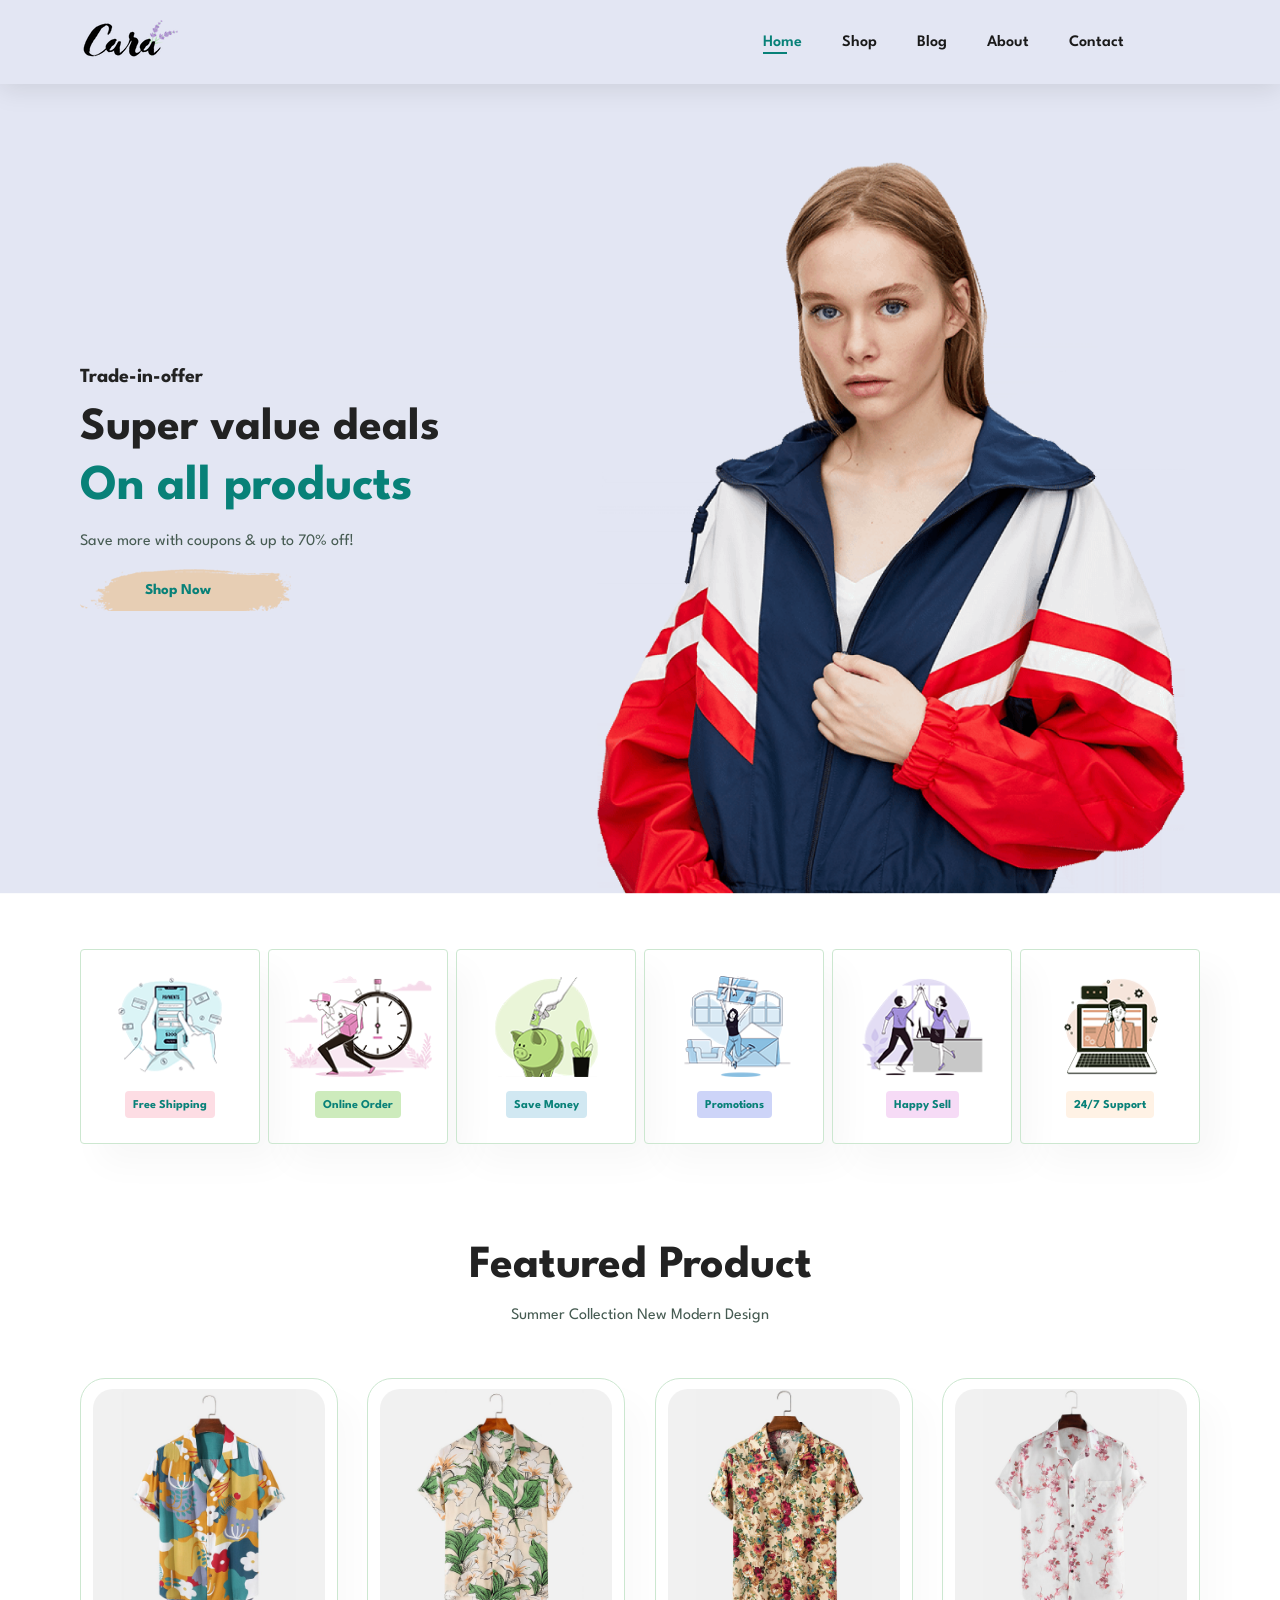
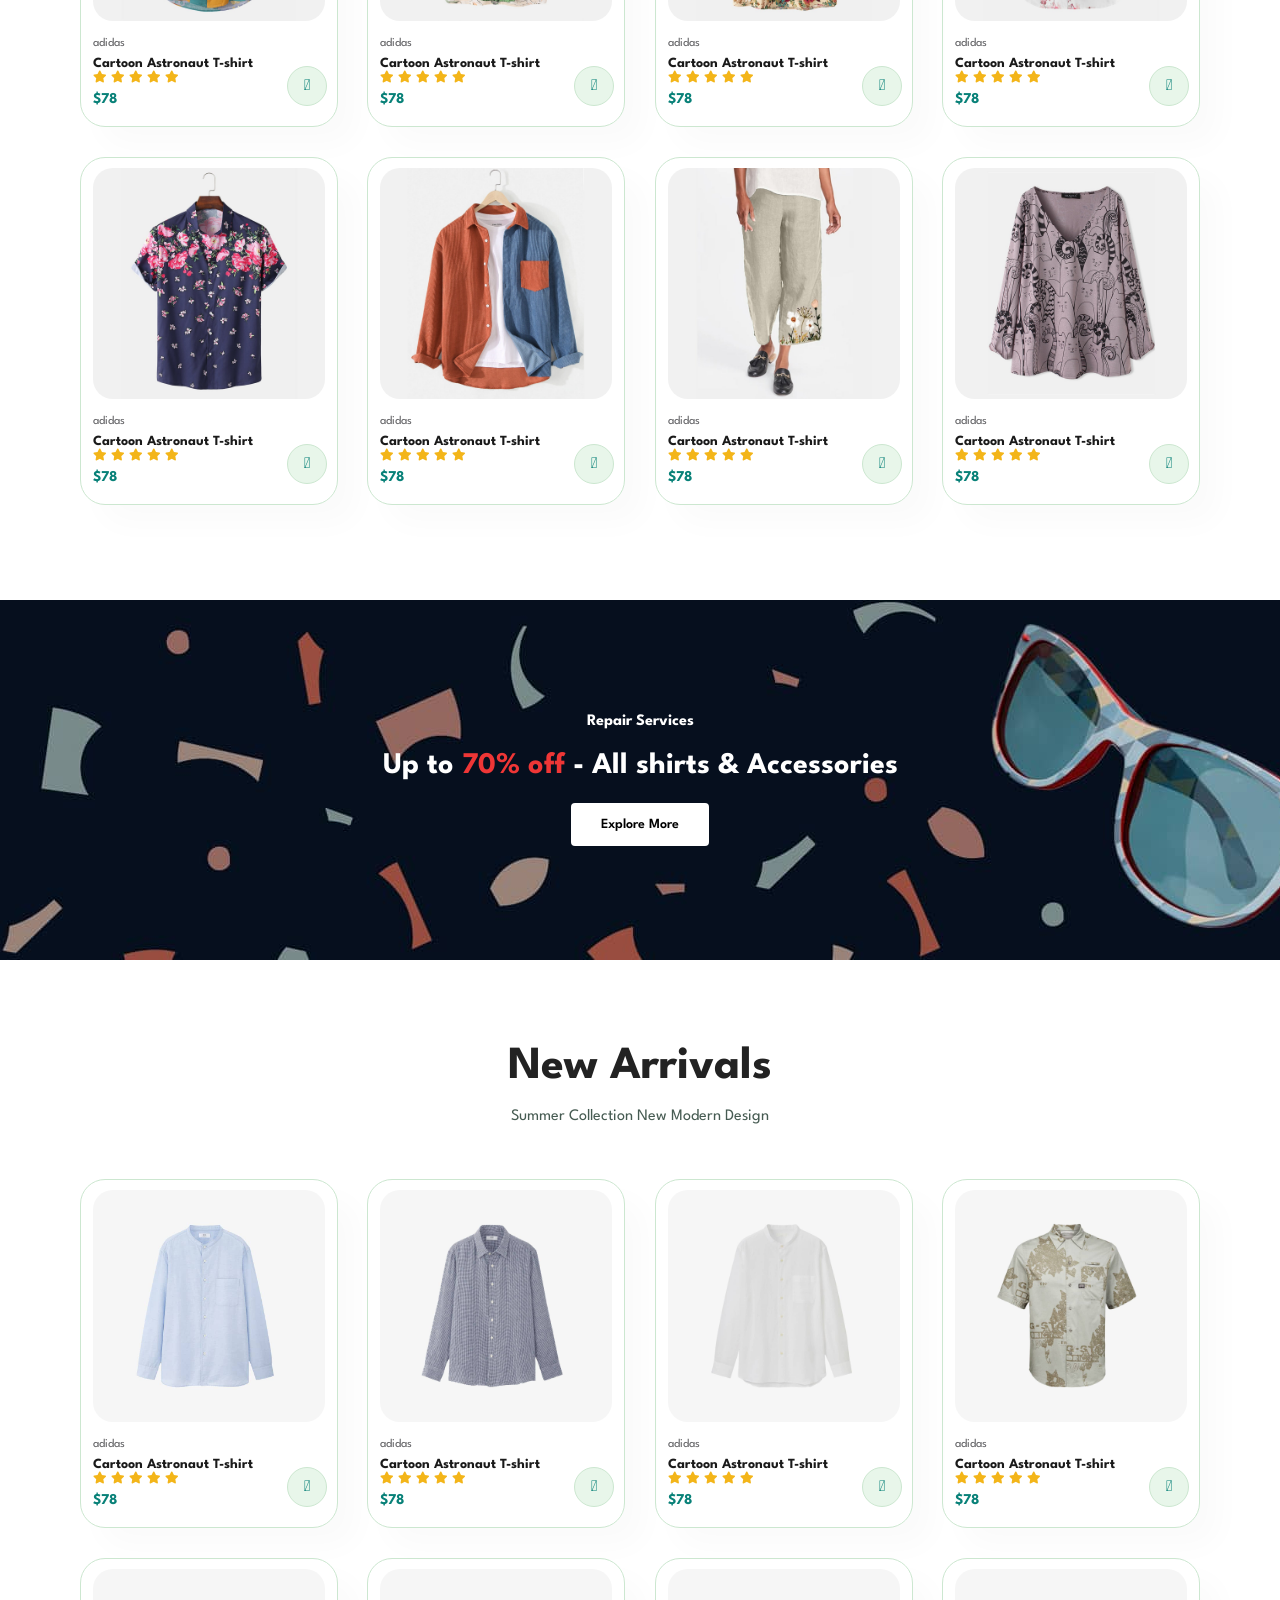
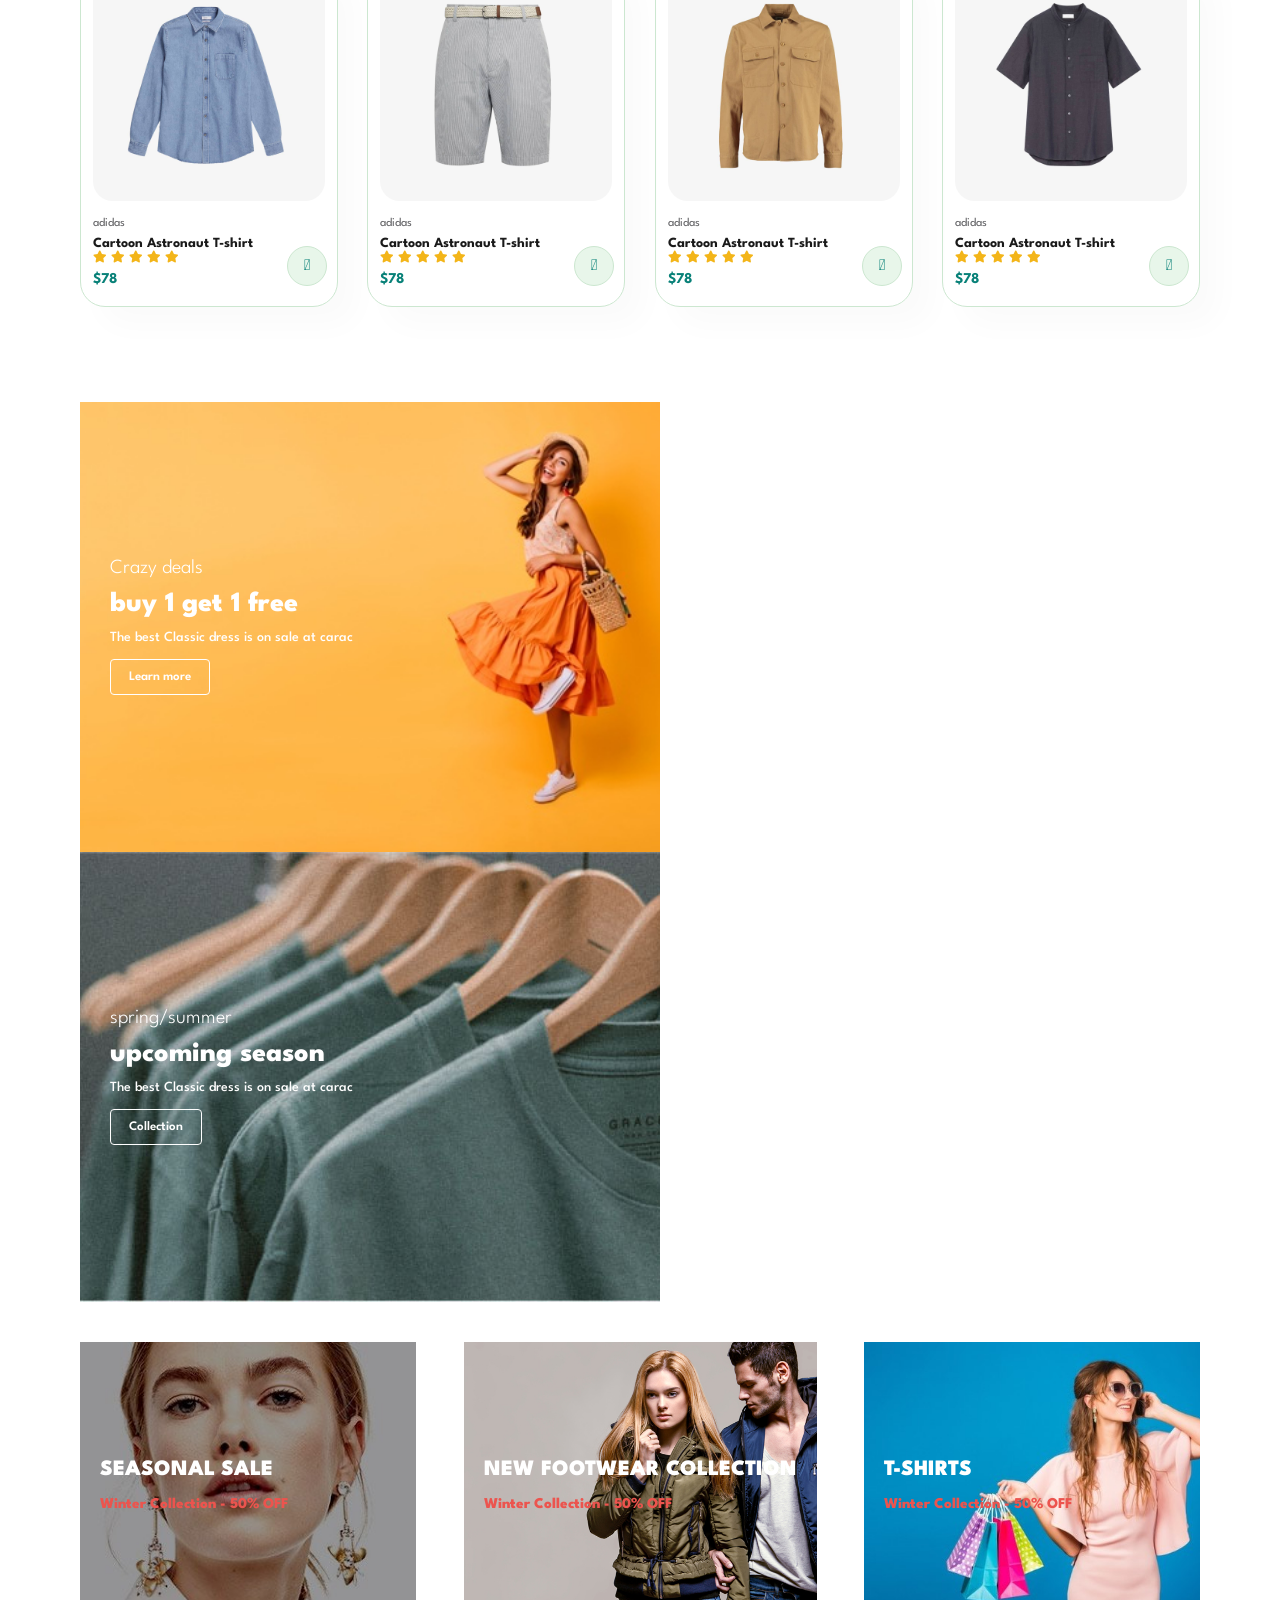
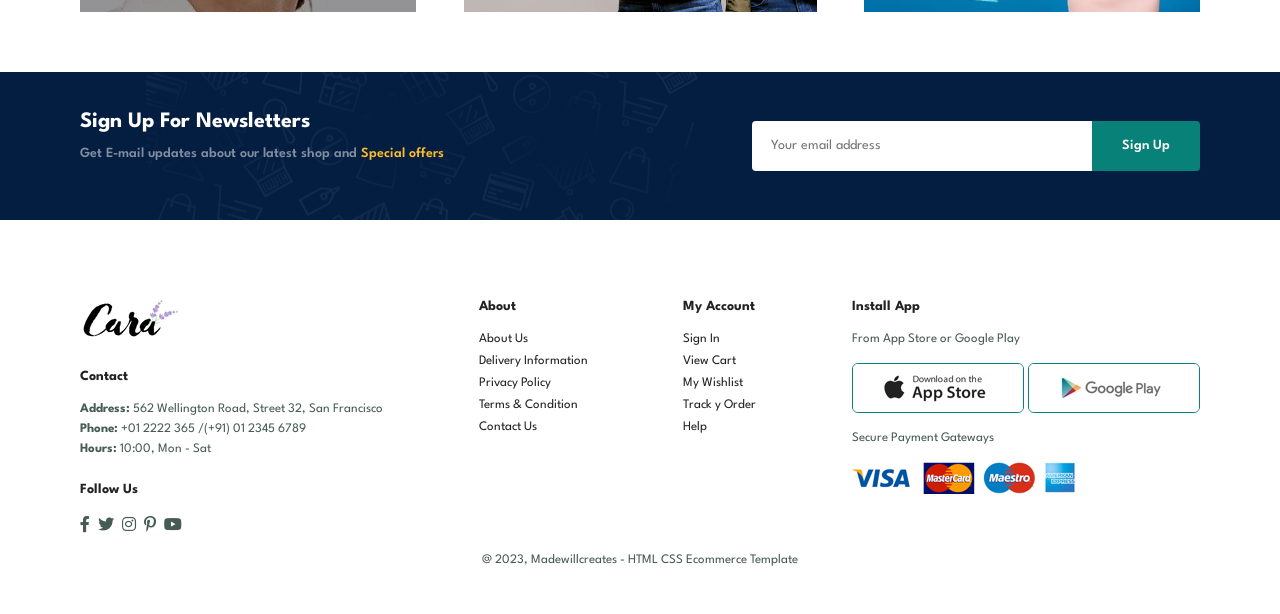
<file: index.html>
<!DOCTYPE html>
<html lang="en">

    <head>
        <meta charset="UTF-8">
        <meta http-equiv="X-UA-Compatible" content="IE=edge">
        <meta name="viewport" content="width=device-width, initial-scale=1.0">
        <title>Tech2etc Ecommerce Tutorial</title>
        <link rel="stylesheet" href="https://pro.fontawesome.com/releases/v5.10.0/css/all.css" />

        <link rel="stylesheet" href="style.css">
    </head>
<body> 
    <section id="header">
        <a href="#"><img src="img/logo.png" class="logo" ></a>

        <div>
            <ul id="navbar">
                    <li><a class="active" href="index.html">Home</a></li>
                    <li><a href="shop.html">Shop</a></li>
                    <li><a href="blog.html">Blog</a></li>
                    <li><a href="about.html">About</a></li>
                    <li><a href="contact.html">Contact</a></li>
                    <li id="lg-bag"><a href="cart.html"><i class="far fa-shopping-bag"></i></a></li>

                    <a href="#" id="close"><i class="far fa-times"></i></a>
            </ul>
        </div>
        <div id="mobile">
            <a href="cart.html"><i class="far fa-shopping-bag"></i></a>
            <i id="bar" class="fas fa-outdent"></i>
        </div>
    </section>

    <section id="hero">
        <h4>Trade-in-offer</h4>
        <h2>Super value deals</h2>
        <h1>On all products</h1>
        <p>Save more with coupons & up to 70% off!</p>
        <button>Shop Now</button>
    </section>

    <section id="feature" class="section-p1">
        <div class="fe-box">
            <img src="img/features/f1.png" alt="">
            <h6>Free Shipping</h6>
        </div>
        <div class="fe-box">
            <img src="img/features/f2.png" alt="">
            <h6>Online Order</h6>
        </div>
        <div class="fe-box">
            <img src="img/features/f3.png" alt="">
            <h6>Save Money</h6>
        </div>
        <div class="fe-box">
            <img src="img/features/f4.png" alt="">
            <h6>Promotions</h6>
        </div>
        <div class="fe-box">
            <img src="img/features/f5.png" alt="">
            <h6>Happy Sell</h6>
        </div>
        <div class="fe-box">
            <img src="img/features/f6.png" alt="">
            <h6>24/7 Support</h6>
        </div>
    </section>

    <section id="product1" class="section-p1">
        <h2>Featured Product</h2>
        <p>Summer Collection New Modern Design</p>

        <div class="pro-container">

            <div class="pro">
                <img src="img/products/f1.jpg" alt="">

                <div class="des">
                    <span>adidas</span>
                    <h5>Cartoon Astronaut T-shirt</h5>
                    <div class="star">
                        <i class="fas fa-star"></i>
                        <i class="fas fa-star"></i>
                        <i class="fas fa-star"></i>
                        <i class="fas fa-star"></i>
                        <i class="fas fa-star"></i>
                    </div>
                    <h4>$78</h4>
                </div>
                <a href="#"><i class="fal fa-shopping-cart cart"></i></a>
            </div>
            <div class="pro">
                <img src="img/products/f2.jpg" alt="">

                <div class="des">
                    <span>adidas</span>
                    <h5>Cartoon Astronaut T-shirt</h5>
                    <div class="star">
                        <i class="fas fa-star"></i>
                        <i class="fas fa-star"></i>
                        <i class="fas fa-star"></i>
                        <i class="fas fa-star"></i>
                        <i class="fas fa-star"></i>
                    </div>
                    <h4>$78</h4>
                </div>
                <a href="#"><i class="fal fa-shopping-cart cart"></i></a>
            </div>
            <div class="pro">
                <img src="img/products/f3.jpg" alt="">

                <div class="des">
                    <span>adidas</span>
                    <h5>Cartoon Astronaut T-shirt</h5>
                    <div class="star">
                        <i class="fas fa-star"></i>
                        <i class="fas fa-star"></i>
                        <i class="fas fa-star"></i>
                        <i class="fas fa-star"></i>
                        <i class="fas fa-star"></i>
                    </div>
                    <h4>$78</h4>
                </div>
                <a href="#"><i class="fal fa-shopping-cart cart"></i></a>
            </div>
            <div class="pro">
                <img src="img/products/f4.jpg" alt="">

                <div class="des">
                    <span>adidas</span>
                    <h5>Cartoon Astronaut T-shirt</h5>
                    <div class="star">
                        <i class="fas fa-star"></i>
                        <i class="fas fa-star"></i>
                        <i class="fas fa-star"></i>
                        <i class="fas fa-star"></i>
                        <i class="fas fa-star"></i>
                    </div>
                    <h4>$78</h4>
                </div>
                <a href="#"><i class="fal fa-shopping-cart cart"></i></a>
            </div>
            <div class="pro">
                <img src="img/products/f5.jpg" alt="">

                <div class="des">
                    <span>adidas</span>
                    <h5>Cartoon Astronaut T-shirt</h5>
                    <div class="star">
                        <i class="fas fa-star"></i>
                        <i class="fas fa-star"></i>
                        <i class="fas fa-star"></i>
                        <i class="fas fa-star"></i>
                        <i class="fas fa-star"></i>
                    </div>
                    <h4>$78</h4>
                </div>
                <a href="#"><i class="fal fa-shopping-cart cart"></i></a>
            </div>
            <div class="pro">
                <img src="img/products/f6.jpg" alt="">

                <div class="des">
                    <span>adidas</span>
                    <h5>Cartoon Astronaut T-shirt</h5>
                    <div class="star">
                        <i class="fas fa-star"></i>
                        <i class="fas fa-star"></i>
                        <i class="fas fa-star"></i>
                        <i class="fas fa-star"></i>
                        <i class="fas fa-star"></i>
                    </div>
                    <h4>$78</h4>
                </div>
                <a href="#"><i class="fal fa-shopping-cart cart"></i></a>
            </div>
            <div class="pro">
                <img src="img/products/f7.jpg" alt="">

                <div class="des">
                    <span>adidas</span>
                    <h5>Cartoon Astronaut T-shirt</h5>
                    <div class="star">
                        <i class="fas fa-star"></i>
                        <i class="fas fa-star"></i>
                        <i class="fas fa-star"></i>
                        <i class="fas fa-star"></i>
                        <i class="fas fa-star"></i>
                    </div>
                    <h4>$78</h4>
                </div>
                <a href="#"><i class="fal fa-shopping-cart cart"></i></a>
            </div>
            <div class="pro">
                <img src="img/products/f8.jpg" alt="">

                <div class="des">
                    <span>adidas</span>
                    <h5>Cartoon Astronaut T-shirt</h5>
                    <div class="star">
                        <i class="fas fa-star"></i>
                        <i class="fas fa-star"></i>
                        <i class="fas fa-star"></i>
                        <i class="fas fa-star"></i>
                        <i class="fas fa-star"></i>
                    </div>
                    <h4>$78</h4>
                </div>
                <a href="#"><i class="fal fa-shopping-cart cart"></i></a>
            </div>

        </div>

    </section>

    <section id="banner" class="section-m1">
        <h4>Repair Services</h4>
        <h2>Up to <span>70% off</span> - All shirts & Accessories</h2>
        <button class="normal ">Explore More</button>
    </section>

    <section id="product1" class="section-p1">
        <h2>New Arrivals</h2>
        <p>Summer Collection New Modern Design</p>

        <div class="pro-container">

            <div class="pro">
                <img src="img/products/n1.jpg" alt="">

                <div class="des">
                    <span>adidas</span>
                    <h5>Cartoon Astronaut T-shirt</h5>
                    <div class="star">
                        <i class="fas fa-star"></i>
                        <i class="fas fa-star"></i>
                        <i class="fas fa-star"></i>
                        <i class="fas fa-star"></i>
                        <i class="fas fa-star"></i>
                    </div>
                    <h4>$78</h4>
                </div>
                <a href="#"><i class="fal fa-shopping-cart cart"></i></a>
            </div>
            <div class="pro">
                <img src="img/products/n2.jpg" alt="">

                <div class="des">
                    <span>adidas</span>
                    <h5>Cartoon Astronaut T-shirt</h5>
                    <div class="star">
                        <i class="fas fa-star"></i>
                        <i class="fas fa-star"></i>
                        <i class="fas fa-star"></i>
                        <i class="fas fa-star"></i>
                        <i class="fas fa-star"></i>
                    </div>
                    <h4>$78</h4>
                </div>
                <a href="#"><i class="fal fa-shopping-cart cart"></i></a>
            </div>
            <div class="pro">
                <img src="img/products/n3.jpg" alt="">

                <div class="des">
                    <span>adidas</span>
                    <h5>Cartoon Astronaut T-shirt</h5>
                    <div class="star">
                        <i class="fas fa-star"></i>
                        <i class="fas fa-star"></i>
                        <i class="fas fa-star"></i>
                        <i class="fas fa-star"></i>
                        <i class="fas fa-star"></i>
                    </div>
                    <h4>$78</h4>
                </div>
                <a href="#"><i class="fal fa-shopping-cart cart"></i></a>
            </div>
            <div class="pro">
                <img src="img/products/n4.jpg" alt="">

                <div class="des">
                    <span>adidas</span>
                    <h5>Cartoon Astronaut T-shirt</h5>
                    <div class="star">
                        <i class="fas fa-star"></i>
                        <i class="fas fa-star"></i>
                        <i class="fas fa-star"></i>
                        <i class="fas fa-star"></i>
                        <i class="fas fa-star"></i>
                    </div>
                    <h4>$78</h4>
                </div>
                <a href="#"><i class="fal fa-shopping-cart cart"></i></a>
            </div>
            <div class="pro">
                <img src="img/products/n5.jpg" alt="">

                <div class="des">
                    <span>adidas</span>
                    <h5>Cartoon Astronaut T-shirt</h5>
                    <div class="star">
                        <i class="fas fa-star"></i>
                        <i class="fas fa-star"></i>
                        <i class="fas fa-star"></i>
                        <i class="fas fa-star"></i>
                        <i class="fas fa-star"></i>
                    </div>
                    <h4>$78</h4>
                </div>
                <a href="#"><i class="fal fa-shopping-cart cart"></i></a>
            </div>
            <div class="pro">
                <img src="img/products/n6.jpg" alt="">

                <div class="des">
                    <span>adidas</span>
                    <h5>Cartoon Astronaut T-shirt</h5>
                    <div class="star">
                        <i class="fas fa-star"></i>
                        <i class="fas fa-star"></i>
                        <i class="fas fa-star"></i>
                        <i class="fas fa-star"></i>
                        <i class="fas fa-star"></i>
                    </div>
                    <h4>$78</h4>
                </div>
                <a href="#"><i class="fal fa-shopping-cart cart"></i></a>
            </div>
            <div class="pro">
                <img src="img/products/n7.jpg" alt="">

                <div class="des">
                    <span>adidas</span>
                    <h5>Cartoon Astronaut T-shirt</h5>
                    <div class="star">
                        <i class="fas fa-star"></i>
                        <i class="fas fa-star"></i>
                        <i class="fas fa-star"></i>
                        <i class="fas fa-star"></i>
                        <i class="fas fa-star"></i>
                    </div>
                    <h4>$78</h4>
                </div>
                <a href="#"><i class="fal fa-shopping-cart cart"></i></a>
            </div>
            <div class="pro">
                <img src="img/products/n8.jpg" alt="">

                <div class="des">
                    <span>adidas</span>
                    <h5>Cartoon Astronaut T-shirt</h5>
                    <div class="star">
                        <i class="fas fa-star"></i>
                        <i class="fas fa-star"></i>
                        <i class="fas fa-star"></i>
                        <i class="fas fa-star"></i>
                        <i class="fas fa-star"></i>
                    </div>
                    <h4>$78</h4>
                </div>
                <a href="#"><i class="fal fa-shopping-cart cart"></i></a>
            </div>

        </div>

    </section>

    <section id="sm-banner" class="section-p1">
        <div class="banner-box">
            <h4>Crazy deals</h4>
            <h2>buy 1 get 1 free</h2>
            <span>The best Classic dress is on sale at carac</span>
            <button class="white">Learn more</button>
        </div>
        <div class="banner-box banner-box2">
            <h4>spring/summer</h4>
            <h2>upcoming season</h2>
            <span>The best Classic dress is on sale at carac</span>
            <button class="white">Collection</button>
        </div>
    </section>

    <section id="banner3">
        <div class="banner-box">
            
            <h2>SEASONAL SALE</h2>
            <h3>Winter Collection - 50% OFF</h3>
          
        </div>
        <div class="banner-box banner-box2">
            
            <h2>NEW FOOTWEAR COLLECTION</h2>
            <h3>Winter Collection - 50% OFF</h3>
          
        </div>
        <div class="banner-box banner-box3">
            
            <h2>T-SHIRTS</h2>
            <h3>Winter Collection - 50% OFF</h3>
          
        </div>
    </section>

    <section id="newsletter" class="section-p1 section-m1">
        <div class="newstext">
            <h4>Sign Up For Newsletters</h4>
            <P>Get E-mail updates about our latest shop  and <span>Special offers</span></P>
        </div>
        <div class="form">
            <input type="text" placeholder="Your email address">
            <button class="normal">Sign Up</button>
        </div>
    </section>

    <footer class="section-p1">
        <div class="col">
            <img class="logo" src="img/logo.png" alt="">
            <h4>Contact</h4>
            <p><strong>Address:</strong> 562 Wellington Road, Street 32, San Francisco</p>
            <p><strong>Phone:</strong> +01 2222 365 /(+91) 01 2345 6789</p>
            <p><strong>Hours:</strong> 10:00, Mon - Sat</p>
            <div class="follow">
                <h4>Follow Us</h4>
                <div class="icon">
                    <i class="fab fa-facebook-f"></i>
                    <i class="fab fa-twitter"></i>
                    <i class="fab fa-instagram"></i>
                    <i class="fab fa-pinterest-p"></i>
                    <i class="fab fa-youtube"></i>
                </div>
            </div>
        </div>

        <div class="col">
            <h4>About</h4>
            <a href="#">About Us</a>
            <a href="#">Delivery Information</a>
            <a href="#">Privacy Policy</a>
            <a href="#">Terms & Condition</a>
            <a href="#">Contact Us</a>
        </div>

        <div class="col">
            <h4>My Account</h4>
            <a href="#">Sign In</a>
            <a href="#">View Cart</a>
            <a href="#">My Wishlist</a>
            <a href="#">Track y Order</a>
            <a href="#">Help</a>
        </div>

        <div class="col install">
            <h4>Install App</h4>
            <p>From App Store or Google Play</p>
            <div class="row">
                <img src="img/pay/app.jpg" alt="">
                <img src="img/pay/play.jpg" alt="">
            </div>
            <p>Secure Payment Gateways</p>
            <img src="img/pay/pay.png" alt="">
        </div>

        <div class="copyright">
            <p> @ 2023, Madewillcreates - HTML CSS Ecommerce Template</p>
        </div>
    </footer>


        <script src="script.js"></script>
</body>

</html>
</file>
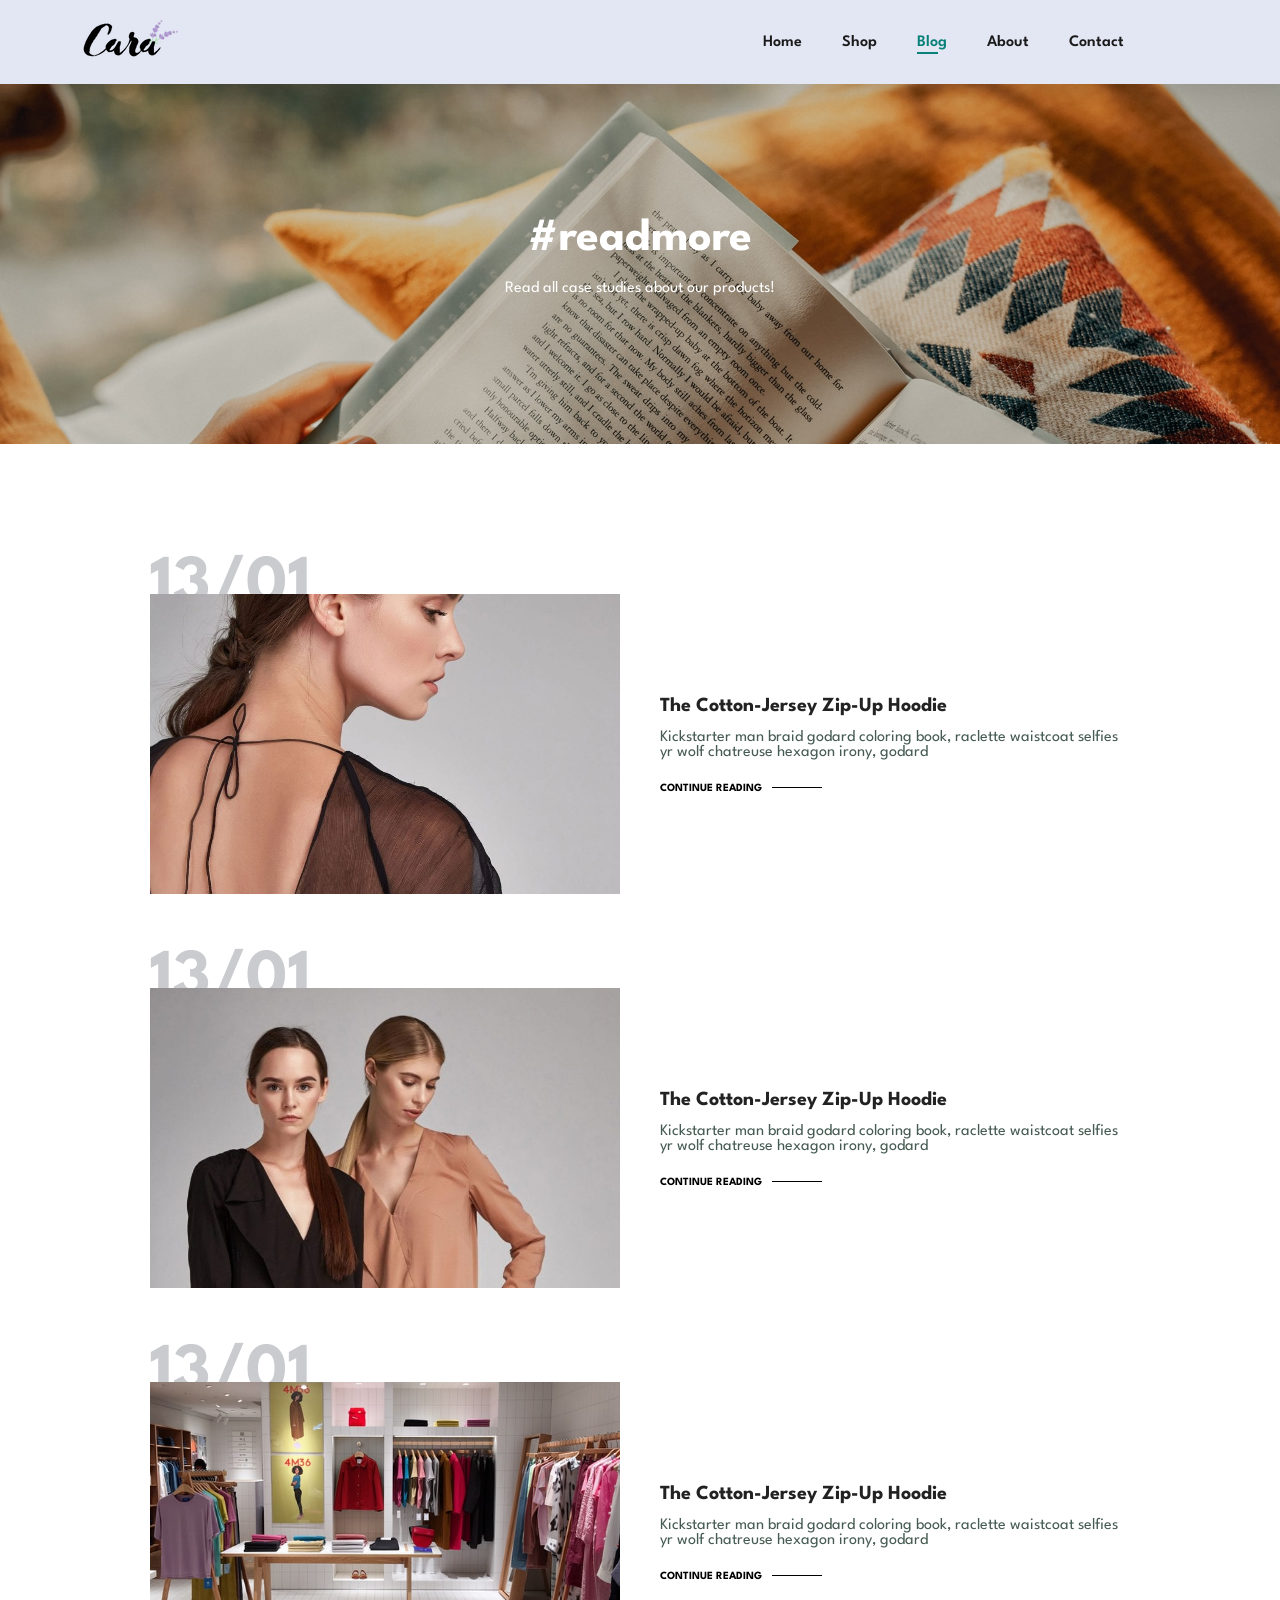
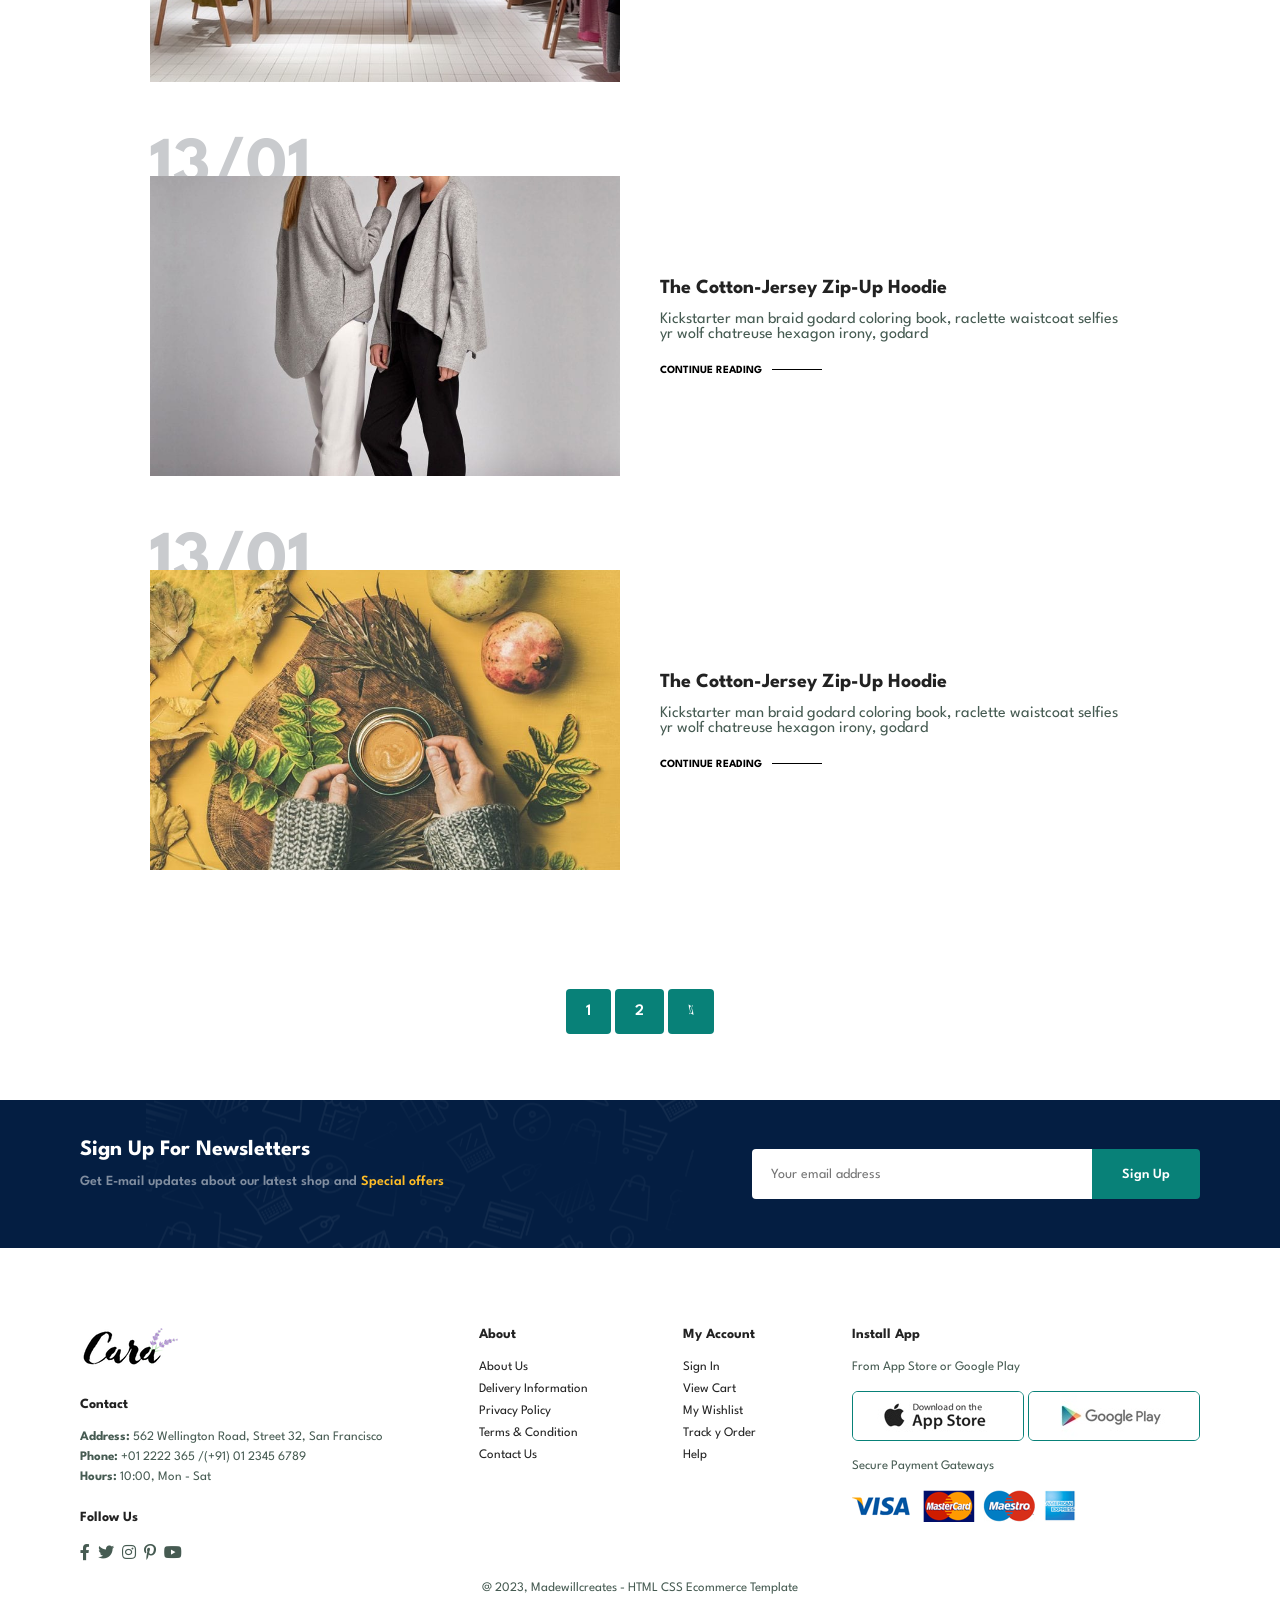
<file: blog.html>
<!DOCTYPE html>
<html lang="en">

    <head>
        <meta charset="UTF-8">
        <meta http-equiv="X-UA-Compatible" content="IE=edge">
        <meta name="viewport" content="width=device-width, initial-scale=1.0">
        <title>Tech2etc Ecommerce Tutorial</title>
        <link rel="stylesheet" href="https://pro.fontawesome.com/releases/v5.10.0/css/all.css" />

        <link rel="stylesheet" href="style.css">
    </head>

    <body>

        
        <section id="header">
            <a href="#"><img src="img/logo.png" class="logo" ></a>
    
            <div>
                <ul id="navbar">
                        <li><a href="index.html">Home</a></li>
                        <li><a href="shop.html">Shop</a></li>
                        <li><a class="active"  href="blog.html">Blog</a></li>
                        <li><a href="about.html">About</a></li>
                        <li><a href="contact.html">Contact</a></li>
                        <li id="lg-bag"><a href="cart.html"><i class="far fa-shopping-bag"></i></a></li>
    
                        <a href="#" id="close"><i class="far fa-times"></i></a>
                </ul>
            </div>
            <div id="mobile">
                <a href="cart.html"><i class="far fa-shopping-bag"></i></a>
                <i id="bar" class="fas fa-outdent"></i>
            </div>
        </section>
    
        <section id="page-header" class="blog-header">
            <h2>#readmore</h2>
            <p>Read all case studies about our products!</p>
        </section>

        <section id="blog">
            <div class="blog-box">
                <div class="blog-img">
                    <img src="img/blog/b1.jpg" alt="">
                </div>
                <div class="blog-details">
                    <h4>The Cotton-Jersey Zip-Up Hoodie</h4>
                    <p>Kickstarter man braid godard coloring book, raclette waistcoat selfies yr wolf chatreuse hexagon irony, godard</p>
                    <a href="#">CONTINUE READING</a>
                </div>
                <h1>13/01</h1>
            </div>
            <div class="blog-box">
                <div class="blog-img">
                    <img src="img/blog/b2.jpg" alt="">
                </div>
                <div class="blog-details">
                    <h4>The Cotton-Jersey Zip-Up Hoodie</h4>
                    <p>Kickstarter man braid godard coloring book, raclette waistcoat selfies yr wolf chatreuse hexagon irony, godard</p>
                    <a href="#">CONTINUE READING</a>
                </div>
                <h1>13/01</h1>
            </div>
            <div class="blog-box">
                <div class="blog-img">
                    <img src="img/blog/b3.jpg" alt="">
                </div>
                <div class="blog-details">
                    <h4>The Cotton-Jersey Zip-Up Hoodie</h4>
                    <p>Kickstarter man braid godard coloring book, raclette waistcoat selfies yr wolf chatreuse hexagon irony, godard</p>
                    <a href="#">CONTINUE READING</a>
                </div>
                <h1>13/01</h1>
            </div>
            <div class="blog-box">
                <div class="blog-img">
                    <img src="img/blog/b4.jpg" alt="">
                </div>
                <div class="blog-details">
                    <h4>The Cotton-Jersey Zip-Up Hoodie</h4>
                    <p>Kickstarter man braid godard coloring book, raclette waistcoat selfies yr wolf chatreuse hexagon irony, godard</p>
                    <a href="#">CONTINUE READING</a>
                </div>
                <h1>13/01</h1>
            </div>
            <div class="blog-box">
                <div class="blog-img">
                    <img src="img/blog/b6.jpg" alt="">
                </div>
                <div class="blog-details">
                    <h4>The Cotton-Jersey Zip-Up Hoodie</h4>
                    <p>Kickstarter man braid godard coloring book, raclette waistcoat selfies yr wolf chatreuse hexagon irony, godard</p>
                    <a href="#">CONTINUE READING</a>
                </div>
                <h1>13/01</h1>
            </div>
        </section>
    

    
        <section id="pagination" class="section-p1">
            <a href="#">1</a>
            <a href="#">2</a>
            <a href="#"><i class="fal fa-long-arrow-alt-right"></i></a>
        </section>
        <section id="newsletter" class="section-p1 section-m1">
            <div class="newstext">
                <h4>Sign Up For Newsletters</h4>
                <P>Get E-mail updates about our latest shop  and <span>Special offers</span></P>
            </div>
            <div class="form">
                <input type="text" placeholder="Your email address">
                <button class="normal">Sign Up</button>
            </div>
        </section>
    
        <footer class="section-p1">
            <div class="col">
                <img class="logo" src="img/logo.png" alt="">
                <h4>Contact</h4>
                <p><strong>Address:</strong> 562 Wellington Road, Street 32, San Francisco</p>
                <p><strong>Phone:</strong> +01 2222 365 /(+91) 01 2345 6789</p>
                <p><strong>Hours:</strong> 10:00, Mon - Sat</p>
                <div class="follow">
                    <h4>Follow Us</h4>
                    <div class="icon">
                        <i class="fab fa-facebook-f"></i>
                        <i class="fab fa-twitter"></i>
                        <i class="fab fa-instagram"></i>
                        <i class="fab fa-pinterest-p"></i>
                        <i class="fab fa-youtube"></i>
                    </div>
                </div>
            </div>
    
            <div class="col">
                <h4>About</h4>
                <a href="#">About Us</a>
                <a href="#">Delivery Information</a>
                <a href="#">Privacy Policy</a>
                <a href="#">Terms & Condition</a>
                <a href="#">Contact Us</a>
            </div>
    
            <div class="col">
                <h4>My Account</h4>
                <a href="#">Sign In</a>
                <a href="#">View Cart</a>
                <a href="#">My Wishlist</a>
                <a href="#">Track y Order</a>
                <a href="#">Help</a>
            </div>
    
            <div class="col install">
                <h4>Install App</h4>
                <p>From App Store or Google Play</p>
                <div class="row">
                    <img src="img/pay/app.jpg" alt="">
                    <img src="img/pay/play.jpg" alt="">
                </div>
                <p>Secure Payment Gateways</p>
                <img src="img/pay/pay.png" alt="">
            </div>
    
            <div class="copyright">
                <p> @ 2023, Madewillcreates - HTML CSS Ecommerce Template</p>
            </div>
        </footer>
    
    

        <script src="script.js"></script>
    </body>

</html>
</file>
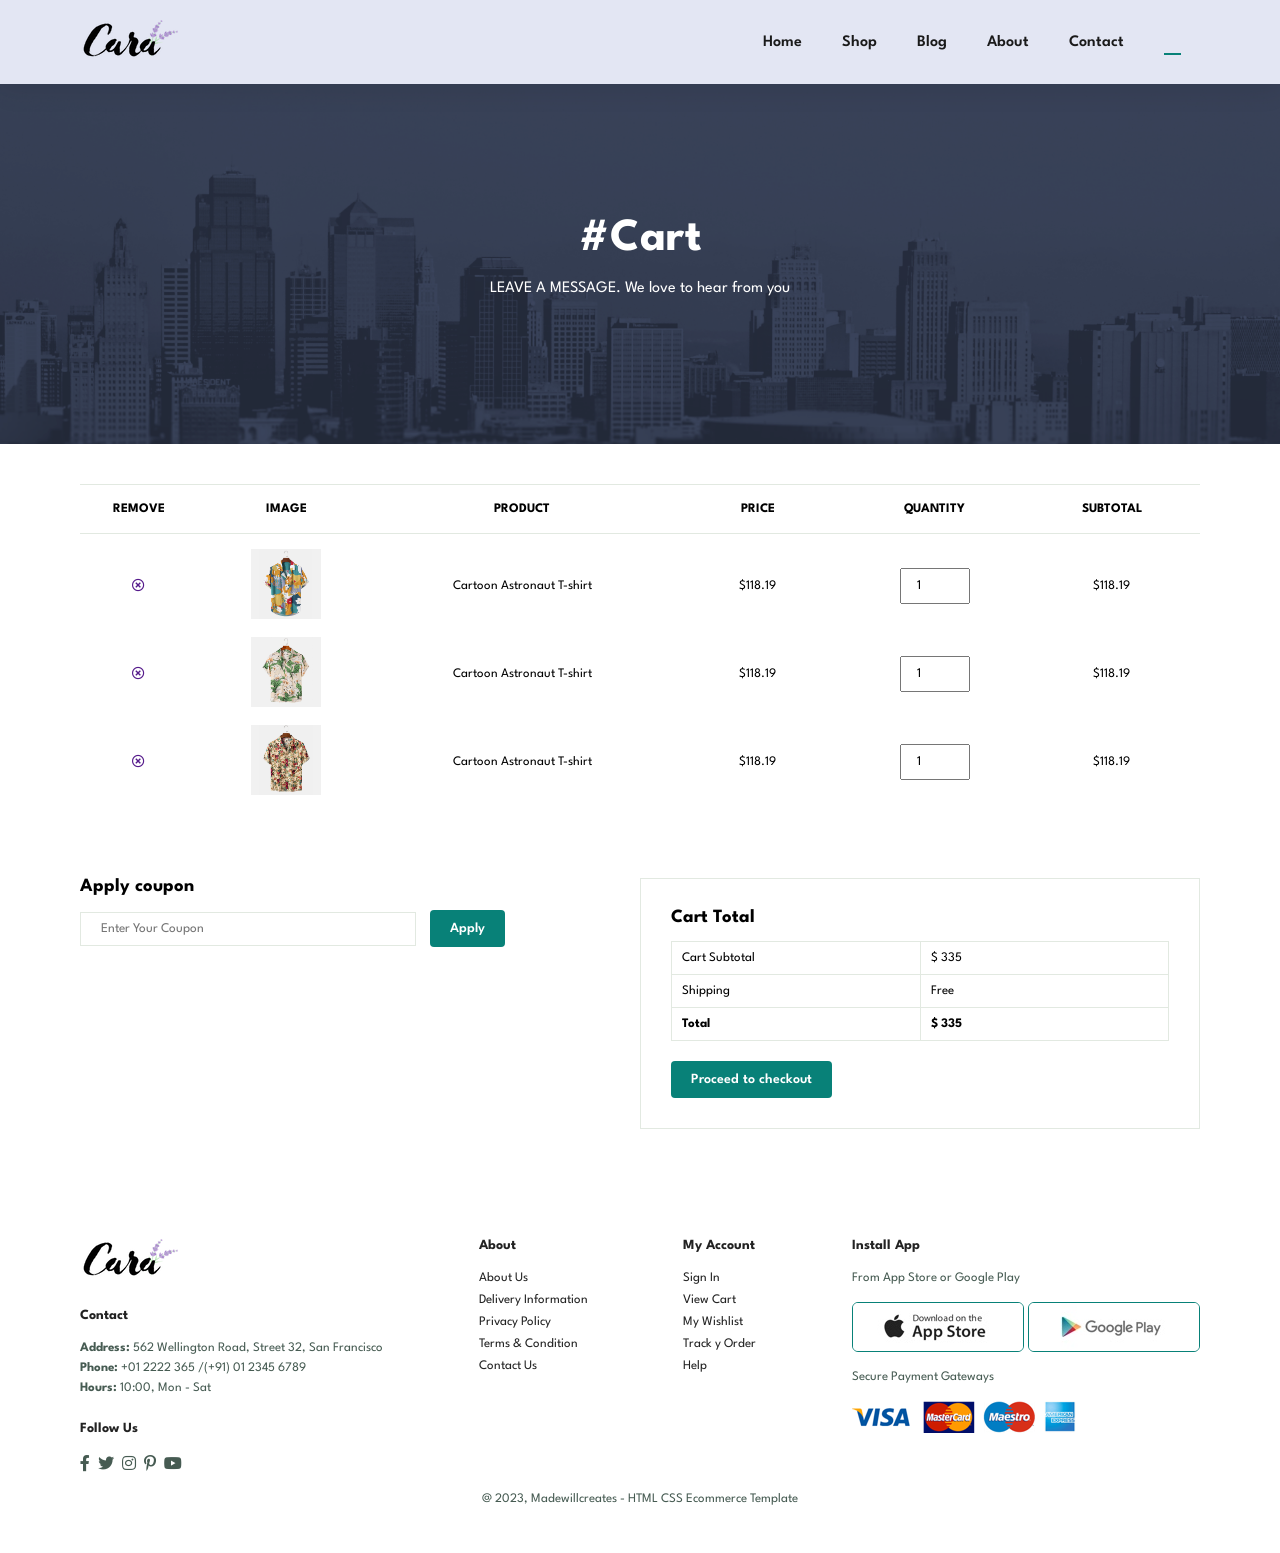
<file: cart.html>
<!DOCTYPE html>
<html lang="en">

    <head>
        <meta charset="UTF-8">
        <meta http-equiv="X-UA-Compatible" content="IE=edge">
        <meta name="viewport" content="width=device-width, initial-scale=1.0">
        <title>Document</title>

        <link rel="stylesheet" href="https://pro.fontawesome.com/releases/v5.10.0/css/all.css" />

        <link rel="stylesheet" href="style.css">
    </head>

    <body>

        
        
        <section id="header">
            <a href="#"><img src="img/logo.png" class="logo" ></a>
    
            <div>
                <ul id="navbar">
                        <li><a href="index.html">Home</a></li>
                        <li><a href="shop.html">Shop</a></li>
                        <li><a href="blog.html">Blog</a></li>
                        <li><a href="about.html">About</a></li>
                        <li><a href="contact.html">Contact</a></li>
                        <li id="lg-bag"><a class="active" href="cart.html"><i class="far fa-shopping-bag"></i></a></li>
    
                        <a href="#" id="close"><i class="far fa-times"></i></a>
                </ul>
            </div>
            <div id="mobile">
                <a href="cart.html"><i class="far fa-shopping-bag"></i></a>
                <i id="bar" class="fas fa-outdent"></i>
            </div>
        </section>
    
        <section id="page-header" class="about-header">
            <h2>#Cart</h2>
            <p>LEAVE A MESSAGE. We love to hear from you</p>
        </section>

        <section id="cart" class="section-p1">
            <table width="100%">
                    <thead>
                        <tr>
                            <td>Remove</td>
                            <td>Image</td>
                            <td>Product</td>
                            <td>Price</td>
                            <td>Quantity</td>
                            <td>Subtotal</td>
                        </tr>
                    </thead>

                    <tbody>
                        <tr>
                            <td><a href=""><i class="far fa-times-circle"></i></a></td>
                            <td><img src="img/products/f1.jpg" alt=""></td>
                            <td>Cartoon Astronaut T-shirt</td>
                            <td>$118.19</td>
                            <td><input type="number" value="1"></td>
                            <td>$118.19</td>
                        </tr>
                        <tr>
                            <td><a href=""><i class="far fa-times-circle"></i></a></td>
                            <td><img src="img/products/f2.jpg" alt=""></td>
                            <td>Cartoon Astronaut T-shirt</td>
                            <td>$118.19</td>
                            <td><input type="number" value="1"></td>
                            <td>$118.19</td>
                        </tr>
                        <tr>
                            <td><a href=""><i class="far fa-times-circle"></i></a></td>
                            <td><img src="img/products/f3.jpg" alt=""></td>
                            <td>Cartoon Astronaut T-shirt</td>
                            <td>$118.19</td>
                            <td><input type="number" value="1"></td>
                            <td>$118.19</td>
                        </tr>
                    </tbody>
            </table>
        </section>

        <section id="cart-add" class="section-p1">
            <div id="coupon">
                <h3>Apply coupon</h3>
                <div>
                    <input type="text" placeholder="Enter Your Coupon">
                    <button class="normal">Apply</button>
                </div>
            </div>

            <div id="subtotal">
                <h3>Cart Total</h3>
                <table>
                    <tr>
                        <td>Cart Subtotal</td>
                        <td>$ 335</td>
                    </tr>
                    <tr>
                        <td>Shipping</td>
                        <td>Free</td>
                    </tr>
                    <tr>
                        <td><strong>Total</strong></td>
                        <td><strong>$ 335</strong></td>
                    </tr>
                </table>
                <button class="normal">Proceed to checkout</button>
            </div>
        </section>

        <footer class="section-p1">
            <div class="col">
                <img class="logo" src="img/logo.png" alt="">
                <h4>Contact</h4>
                <p><strong>Address:</strong> 562 Wellington Road, Street 32, San Francisco</p>
                <p><strong>Phone:</strong> +01 2222 365 /(+91) 01 2345 6789</p>
                <p><strong>Hours:</strong> 10:00, Mon - Sat</p>
                <div class="follow">
                    <h4>Follow Us</h4>
                    <div class="icon">
                        <i class="fab fa-facebook-f"></i>
                        <i class="fab fa-twitter"></i>
                        <i class="fab fa-instagram"></i>
                        <i class="fab fa-pinterest-p"></i>
                        <i class="fab fa-youtube"></i>
                    </div>
                </div>
            </div>
    
            <div class="col">
                <h4>About</h4>
                <a href="#">About Us</a>
                <a href="#">Delivery Information</a>
                <a href="#">Privacy Policy</a>
                <a href="#">Terms & Condition</a>
                <a href="#">Contact Us</a>
            </div>
    
            <div class="col">
                <h4>My Account</h4>
                <a href="#">Sign In</a>
                <a href="#">View Cart</a>
                <a href="#">My Wishlist</a>
                <a href="#">Track y Order</a>
                <a href="#">Help</a>
            </div>
    
            <div class="col install">
                <h4>Install App</h4>
                <p>From App Store or Google Play</p>
                <div class="row">
                    <img src="img/pay/app.jpg" alt="">
                    <img src="img/pay/play.jpg" alt="">
                </div>
                <p>Secure Payment Gateways</p>
                <img src="img/pay/pay.png" alt="">
            </div>
    
            <div class="copyright">
                <p> @ 2023, Madewillcreates - HTML CSS Ecommerce Template</p>
            </div>
        </footer>
    


        <script src="script.js"></script>

    </body>

</html>
</file>
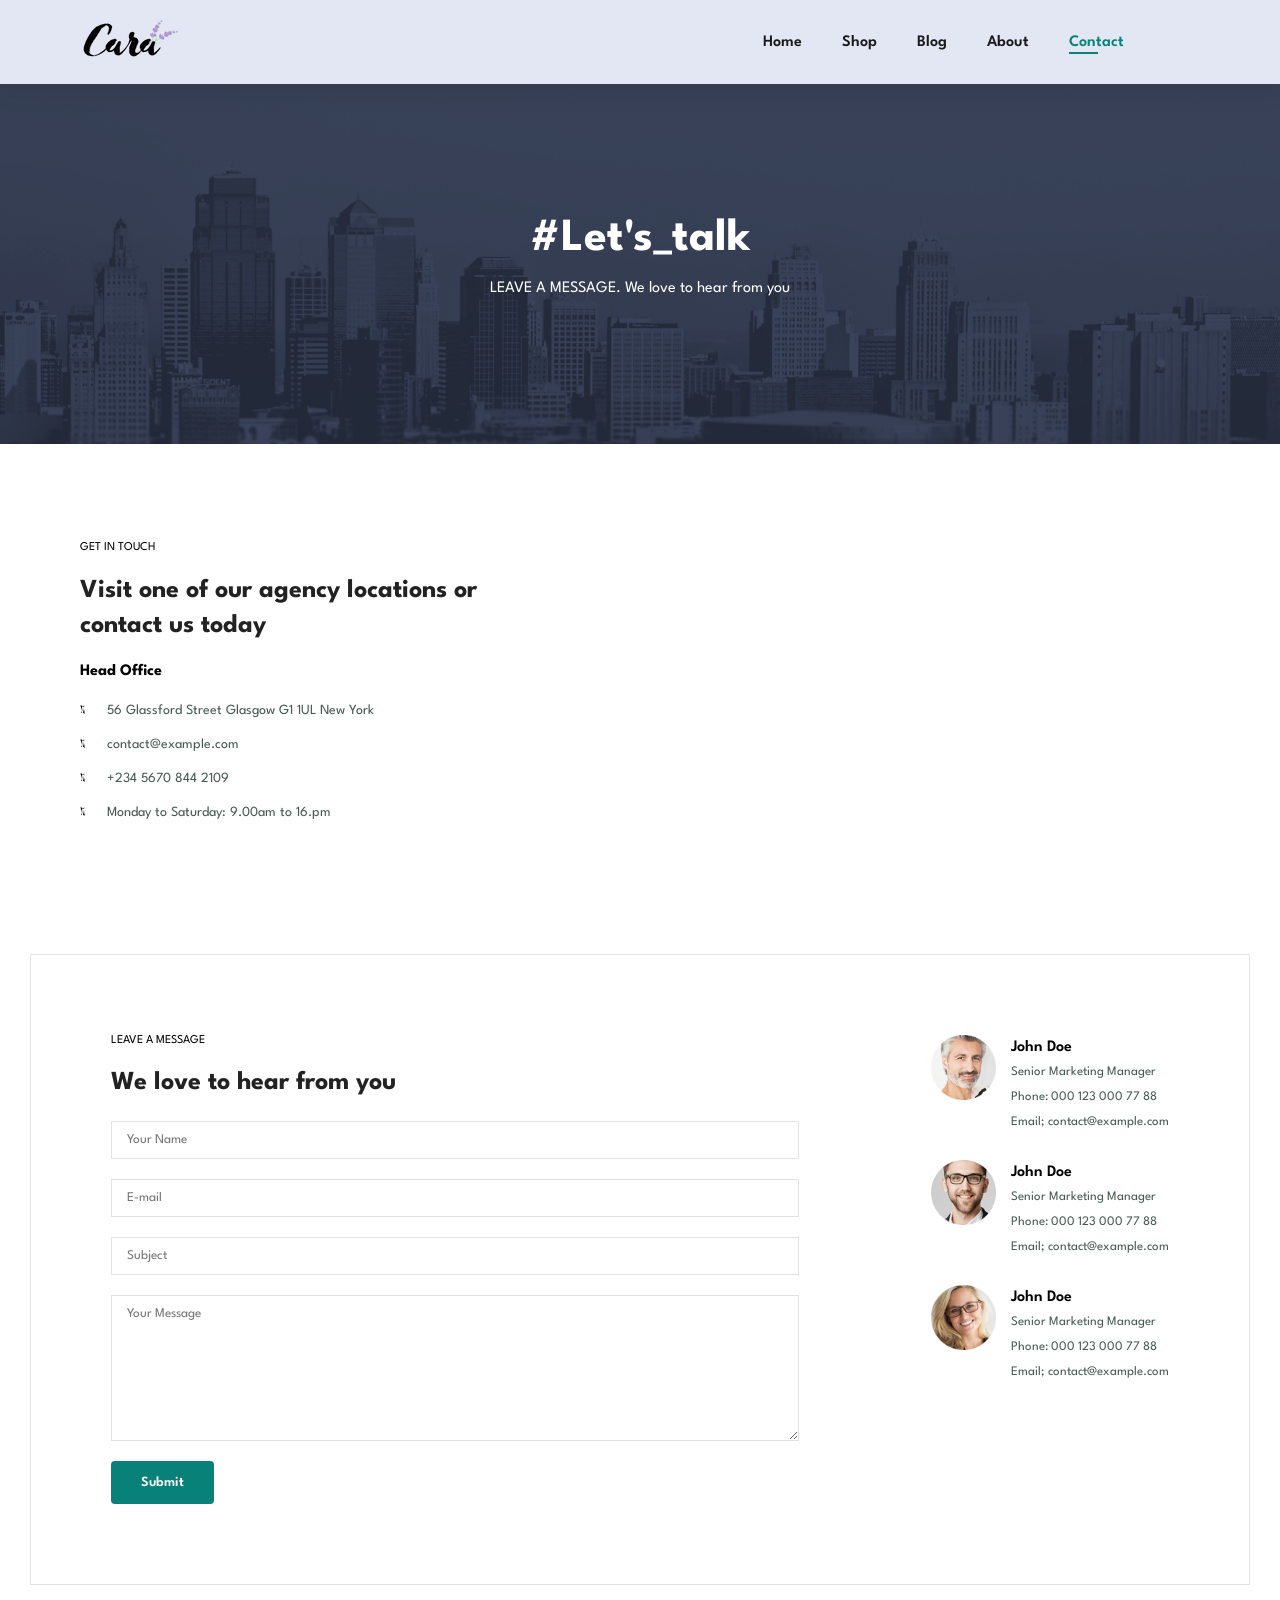
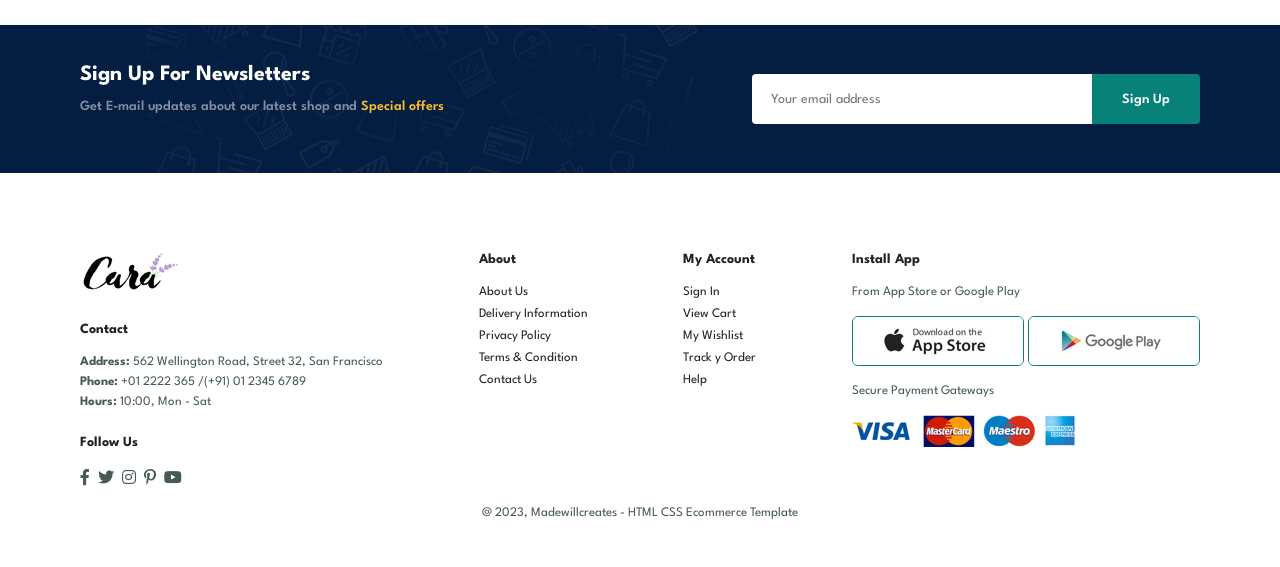
<file: contact.html>
<!DOCTYPE html>
<html lang="en">

    <head>
        <meta charset="UTF-8">
        <meta http-equiv="X-UA-Compatible" content="IE=edge">
        <meta name="viewport" content="width=device-width, initial-scale=1.0">
        <title>Document</title>

        <link rel="stylesheet" href="https://pro.fontawesome.com/releases/v5.10.0/css/all.css" />

        <link rel="stylesheet" href="style.css">
    </head>

    <body>

        
        <section id="header">
            <a href="#"><img src="img/logo.png" class="logo" ></a>
    
            <div>
                <ul id="navbar">
                        <li><a href="index.html">Home</a></li>
                        <li><a href="shop.html">Shop</a></li>
                        <li><a href="blog.html">Blog</a></li>
                        <li><a href="about.html">About</a></li>
                        <li><a class="active"  href="contact.html">Contact</a></li>
                        <li id="lg-bag"><a href="cart.html"><i class="far fa-shopping-bag"></i></a></li>
    
                        <a href="#" id="close"><i class="far fa-times"></i></a>
                </ul>
            </div>
            <div id="mobile">
                <a href="cart.html"><i class="far fa-shopping-bag"></i></a>
                <i id="bar" class="fas fa-outdent"></i>
            </div>
        </section>
    
        <section id="page-header" class="about-header">
            <h2>#Let's_talk</h2>
            <p>LEAVE A MESSAGE. We love to hear from you</p>
        </section>

        <section id="contact-details" class="section-p1">
            <div class="details">
                <span>GET IN TOUCH</span>
                <h2>Visit one of our agency locations or contact us today</h2>
                <h3>Head Office</h3>
                <div>
                    <li>
                        <i class="fal fa-map"></i>
                        <p>56 Glassford Street Glasgow G1 1UL New York</p>
                    </li>
                    <li>
                        <i class="fal fa-envelope"></i>
                        <p>contact@example.com</p>
                    </li>
                    <li>
                        <i class="fal fa-phone-alt"></i>
                        <p>+234 5670 844 2109</p>
                    </li>
                    <li>
                        <i class="fal fa-clock"></i>
                        <p>Monday to Saturday: 9.00am to 16.pm</p>
                    </li>
                </div>
            </div>
            <div class="map">
                <iframe src="https://www.google.com/maps/embed?pb=!1m18!1m12!1m3!1d3955.771510163291!2d4.552127420067875!3d7.490461981651564!2m3!1f0!2f0!3f0!3m2!1i1024!2i768!4f13.1!3m3!1m2!1s0x10383709244c6427%3A0x930bcf60a44908e7!2sObafemi%20Awolowo%20university!5e0!3m2!1sen!2sng!4v1692571933686!5m2!1sen!2sng" width="600" height="450" style="border:0;" allowfullscreen="" loading="lazy" referrerpolicy="no-referrer-when-downgrade"></iframe>

            </div>
        </section>

        <section id="form-details">
            <form action="">
                <span>LEAVE A MESSAGE</span>
                <h2>We love to hear from you</h2>
                <input type="text" placeholder="Your Name">
                <input type="text" placeholder="E-mail">
                <input type="text" placeholder="Subject">
                <textarea name="" id="" cols="30" rows="10" placeholder="Your Message"></textarea>
                <button class="normal">Submit</button>
            </form>

            <div class="people">
                <div>
                    <img src="img/people/1.png" alt="">
                    <p><span>John Doe</span> Senior Marketing Manager <br> Phone: 000 123 000 77 88 <br> Email; contact@example.com</p>
                </div>
                <div>
                    <img src="img/people/2.png" alt="">
                    <p><span>John Doe</span> Senior Marketing Manager <br> Phone: 000 123 000 77 88 <br> Email; contact@example.com</p>
                </div>
                <div>
                    <img src="img/people/3.png" alt="">
                    <p><span>John Doe</span> Senior Marketing Manager <br> Phone: 000 123 000 77 88 <br> Email; contact@example.com</p>
                </div>

            </div>
        </section>

    <section id="newsletter" class="section-p1 section-m1">
        <div class="newstext">
            <h4>Sign Up For Newsletters</h4>
            <P>Get E-mail updates about our latest shop  and <span>Special offers</span></P>
        </div>
        <div class="form">
            <input type="text" placeholder="Your email address">
            <button class="normal">Sign Up</button>
        </div>
    </section>


        <footer class="section-p1">
            <div class="col">
                <img class="logo" src="img/logo.png" alt="">
                <h4>Contact</h4>
                <p><strong>Address:</strong> 562 Wellington Road, Street 32, San Francisco</p>
                <p><strong>Phone:</strong> +01 2222 365 /(+91) 01 2345 6789</p>
                <p><strong>Hours:</strong> 10:00, Mon - Sat</p>
                <div class="follow">
                    <h4>Follow Us</h4>
                    <div class="icon">
                        <i class="fab fa-facebook-f"></i>
                        <i class="fab fa-twitter"></i>
                        <i class="fab fa-instagram"></i>
                        <i class="fab fa-pinterest-p"></i>
                        <i class="fab fa-youtube"></i>
                    </div>
                </div>
            </div>
    
            <div class="col">
                <h4>About</h4>
                <a href="#">About Us</a>
                <a href="#">Delivery Information</a>
                <a href="#">Privacy Policy</a>
                <a href="#">Terms & Condition</a>
                <a href="#">Contact Us</a>
            </div>
    
            <div class="col">
                <h4>My Account</h4>
                <a href="#">Sign In</a>
                <a href="#">View Cart</a>
                <a href="#">My Wishlist</a>
                <a href="#">Track y Order</a>
                <a href="#">Help</a>
            </div>
    
            <div class="col install">
                <h4>Install App</h4>
                <p>From App Store or Google Play</p>
                <div class="row">
                    <img src="img/pay/app.jpg" alt="">
                    <img src="img/pay/play.jpg" alt="">
                </div>
                <p>Secure Payment Gateways</p>
                <img src="img/pay/pay.png" alt="">
            </div>
    
            <div class="copyright">
                <p> @ 2023, Madewillcreates - HTML CSS Ecommerce Template</p>
            </div>
        </footer>
    

        <script src="script.js"></script>
    </body>

</html>
</file>
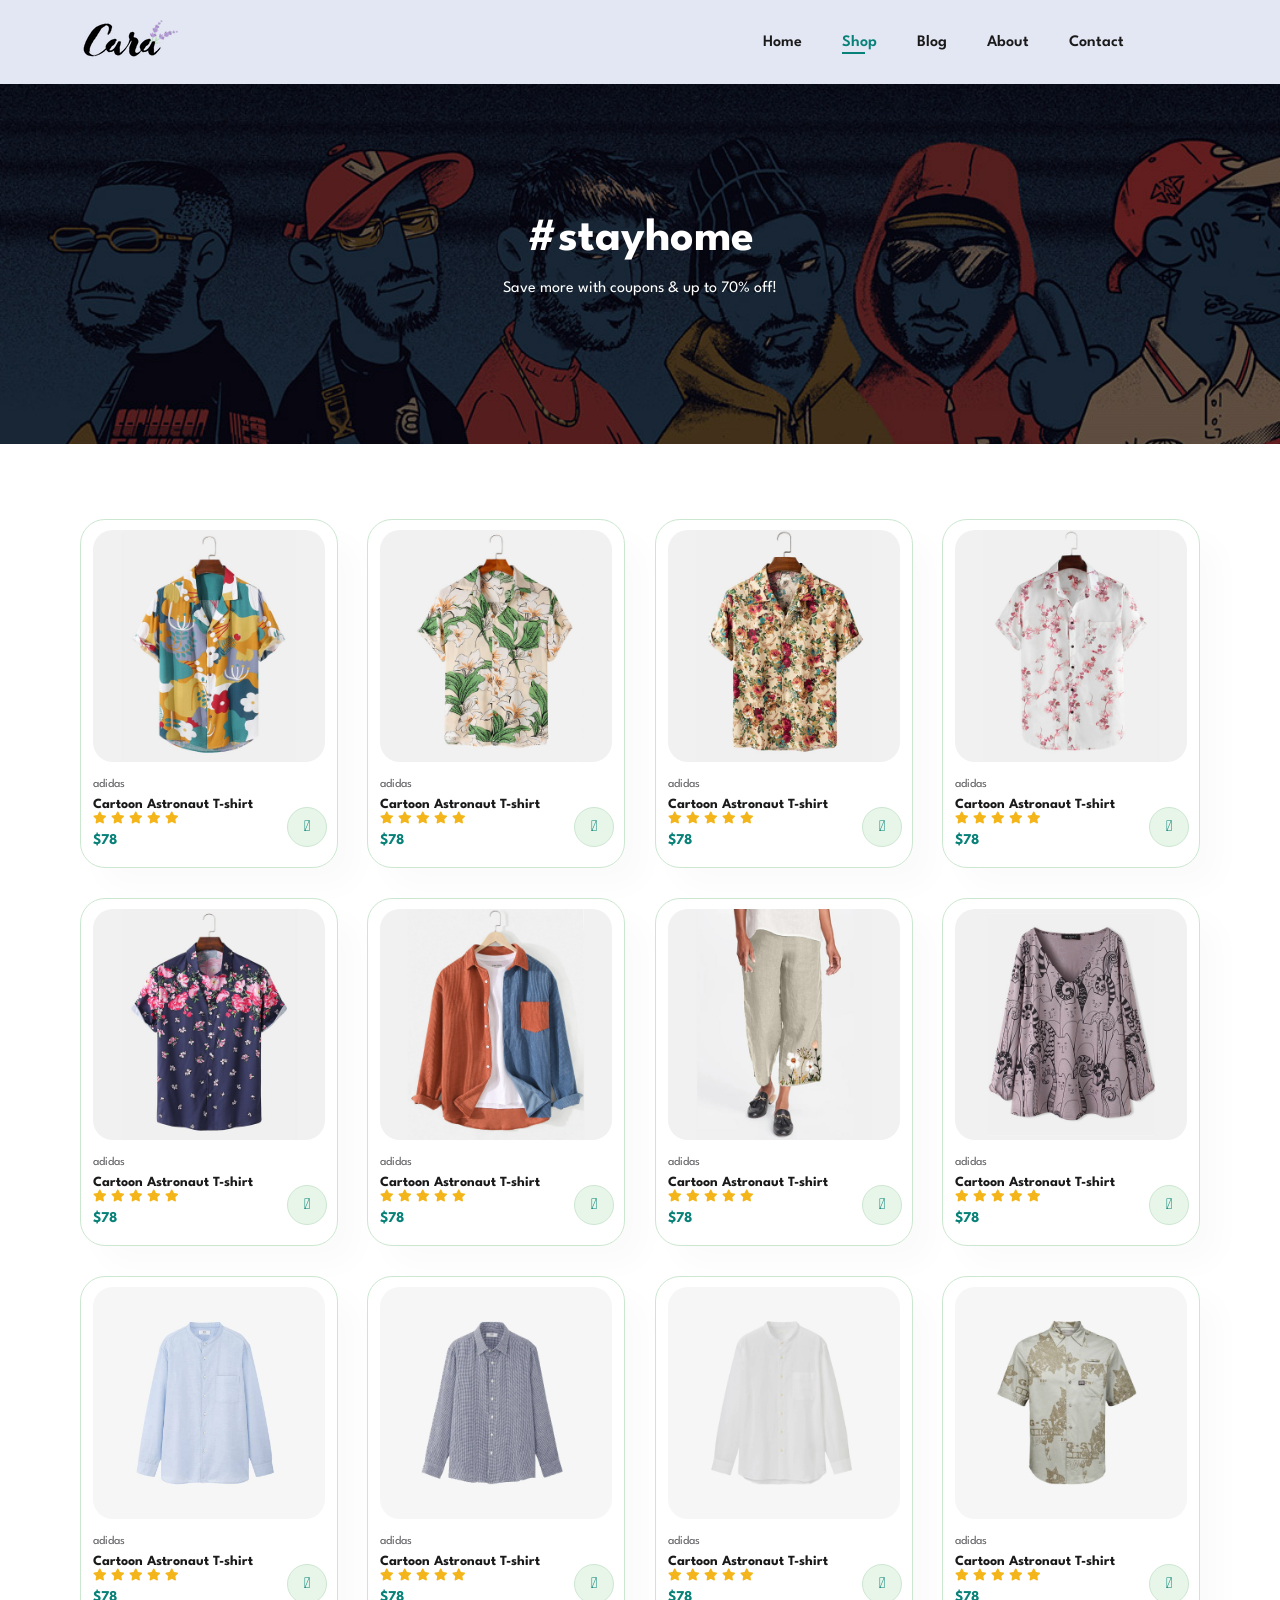
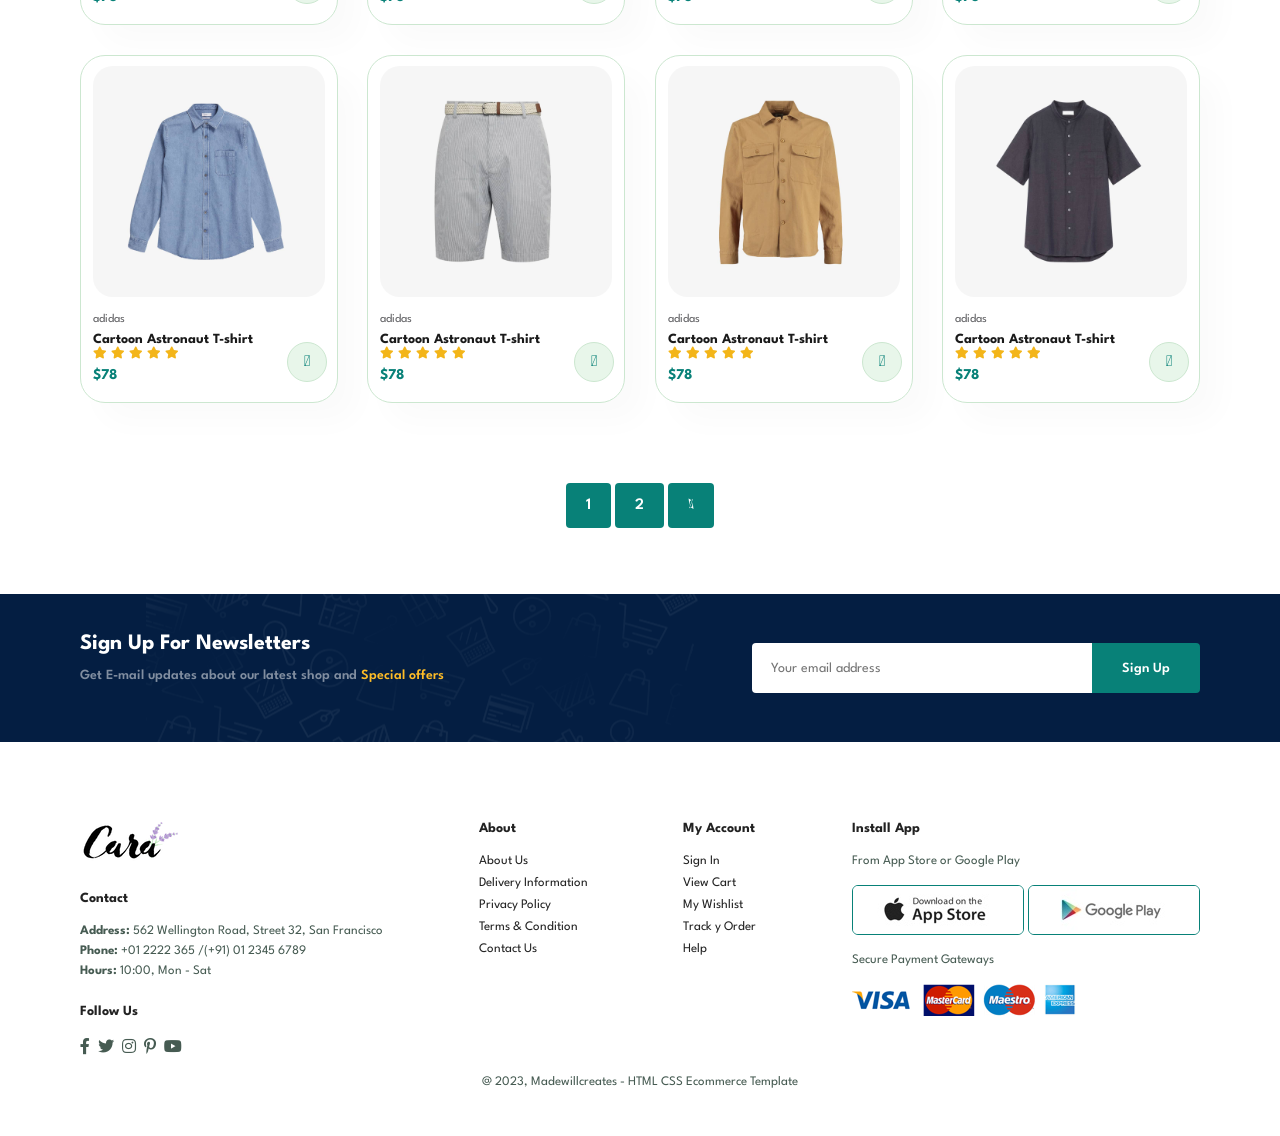
<file: shop.html>
<!DOCTYPE html>
<html lang="en">

    <head>
        <meta charset="UTF-8">
        <meta http-equiv="X-UA-Compatible" content="IE=edge">
        <meta name="viewport" content="width=device-width, initial-scale=1.0">
        <title>Tech2etc Ecommerce Tutorial</title>
        <link rel="stylesheet" href="https://pro.fontawesome.com/releases/v5.10.0/css/all.css" />

        <link rel="stylesheet" href="style.css">
    </head>

    <body>

        <section id="header">
            <a href="#"><img src="img/logo.png" class="logo" ></a>
    
            <div>
                <ul id="navbar">
                        <li><a href="index.html">Home</a></li>
                        <li><a class="active" href="shop.html">Shop</a></li>
                        <li><a href="blog.html">Blog</a></li>
                        <li><a href="about.html">About</a></li>
                        <li><a href="contact.html">Contact</a></li>
                        <li id="lg-bag"><a href="cart.html"><i class="far fa-shopping-bag"></i></a></li>
    
                        <a href="#" id="close"><i class="far fa-times"></i></a>
                </ul>
            </div>
            <div id="mobile">
                <a href="cart.html"><i class="far fa-shopping-bag"></i></a>
                <i id="bar" class="fas fa-outdent"></i>
            </div>
        </section>
    
        <section id="page-header">
            <h2>#stayhome</h2>
            <p>Save more with coupons & up to 70% off!</p>
        </section>
    
        <section id="product1" class="section-p1">
    
            <div class="pro-container">
    
                <div class="pro" onclick="window.location.href='sproduct.html'">
                    <img src="img/products/f1.jpg" alt="">
    
                    <div class="des">
                        <span>adidas</span>
                        <h5>Cartoon Astronaut T-shirt</h5>
                        <div class="star">
                            <i class="fas fa-star"></i>
                            <i class="fas fa-star"></i>
                            <i class="fas fa-star"></i>
                            <i class="fas fa-star"></i>
                            <i class="fas fa-star"></i>
                        </div>
                        <h4>$78</h4>
                    </div>
                    <a href="#"><i class="fal fa-shopping-cart cart"></i></a>
                </div>
                <div class="pro">
                    <img src="img/products/f2.jpg" alt="">
    
                    <div class="des">
                        <span>adidas</span>
                        <h5>Cartoon Astronaut T-shirt</h5>
                        <div class="star">
                            <i class="fas fa-star"></i>
                            <i class="fas fa-star"></i>
                            <i class="fas fa-star"></i>
                            <i class="fas fa-star"></i>
                            <i class="fas fa-star"></i>
                        </div>
                        <h4>$78</h4>
                    </div>
                    <a href="#"><i class="fal fa-shopping-cart cart"></i></a>
                </div>
                <div class="pro">
                    <img src="img/products/f3.jpg" alt="">
    
                    <div class="des">
                        <span>adidas</span>
                        <h5>Cartoon Astronaut T-shirt</h5>
                        <div class="star">
                            <i class="fas fa-star"></i>
                            <i class="fas fa-star"></i>
                            <i class="fas fa-star"></i>
                            <i class="fas fa-star"></i>
                            <i class="fas fa-star"></i>
                        </div>
                        <h4>$78</h4>
                    </div>
                    <a href="#"><i class="fal fa-shopping-cart cart"></i></a>
                </div>
                <div class="pro">
                    <img src="img/products/f4.jpg" alt="">
    
                    <div class="des">
                        <span>adidas</span>
                        <h5>Cartoon Astronaut T-shirt</h5>
                        <div class="star">
                            <i class="fas fa-star"></i>
                            <i class="fas fa-star"></i>
                            <i class="fas fa-star"></i>
                            <i class="fas fa-star"></i>
                            <i class="fas fa-star"></i>
                        </div>
                        <h4>$78</h4>
                    </div>
                    <a href="#"><i class="fal fa-shopping-cart cart"></i></a>
                </div>
                <div class="pro">
                    <img src="img/products/f5.jpg" alt="">
    
                    <div class="des">
                        <span>adidas</span>
                        <h5>Cartoon Astronaut T-shirt</h5>
                        <div class="star">
                            <i class="fas fa-star"></i>
                            <i class="fas fa-star"></i>
                            <i class="fas fa-star"></i>
                            <i class="fas fa-star"></i>
                            <i class="fas fa-star"></i>
                        </div>
                        <h4>$78</h4>
                    </div>
                    <a href="#"><i class="fal fa-shopping-cart cart"></i></a>
                </div>
                <div class="pro">
                    <img src="img/products/f6.jpg" alt="">
    
                    <div class="des">
                        <span>adidas</span>
                        <h5>Cartoon Astronaut T-shirt</h5>
                        <div class="star">
                            <i class="fas fa-star"></i>
                            <i class="fas fa-star"></i>
                            <i class="fas fa-star"></i>
                            <i class="fas fa-star"></i>
                            <i class="fas fa-star"></i>
                        </div>
                        <h4>$78</h4>
                    </div>
                    <a href="#"><i class="fal fa-shopping-cart cart"></i></a>
                </div>
                <div class="pro">
                    <img src="img/products/f7.jpg" alt="">
    
                    <div class="des">
                        <span>adidas</span>
                        <h5>Cartoon Astronaut T-shirt</h5>
                        <div class="star">
                            <i class="fas fa-star"></i>
                            <i class="fas fa-star"></i>
                            <i class="fas fa-star"></i>
                            <i class="fas fa-star"></i>
                            <i class="fas fa-star"></i>
                        </div>
                        <h4>$78</h4>
                    </div>
                    <a href="#"><i class="fal fa-shopping-cart cart"></i></a>
                </div>
                <div class="pro">
                    <img src="img/products/f8.jpg" alt="">
    
                    <div class="des">
                        <span>adidas</span>
                        <h5>Cartoon Astronaut T-shirt</h5>
                        <div class="star">
                            <i class="fas fa-star"></i>
                            <i class="fas fa-star"></i>
                            <i class="fas fa-star"></i>
                            <i class="fas fa-star"></i>
                            <i class="fas fa-star"></i>
                        </div>
                        <h4>$78</h4>
                    </div>
                    <a href="#"><i class="fal fa-shopping-cart cart"></i></a>
                </div>
    
                <div class="pro">
                    <img src="img/products/n1.jpg" alt="">
    
                    <div class="des">
                        <span>adidas</span>
                        <h5>Cartoon Astronaut T-shirt</h5>
                        <div class="star">
                            <i class="fas fa-star"></i>
                            <i class="fas fa-star"></i>
                            <i class="fas fa-star"></i>
                            <i class="fas fa-star"></i>
                            <i class="fas fa-star"></i>
                        </div>
                        <h4>$78</h4>
                    </div>
                    <a href="#"><i class="fal fa-shopping-cart cart"></i></a>
                </div>
                <div class="pro">
                    <img src="img/products/n2.jpg" alt="">
    
                    <div class="des">
                        <span>adidas</span>
                        <h5>Cartoon Astronaut T-shirt</h5>
                        <div class="star">
                            <i class="fas fa-star"></i>
                            <i class="fas fa-star"></i>
                            <i class="fas fa-star"></i>
                            <i class="fas fa-star"></i>
                            <i class="fas fa-star"></i>
                        </div>
                        <h4>$78</h4>
                    </div>
                    <a href="#"><i class="fal fa-shopping-cart cart"></i></a>
                </div>
                <div class="pro">
                    <img src="img/products/n3.jpg" alt="">
    
                    <div class="des">
                        <span>adidas</span>
                        <h5>Cartoon Astronaut T-shirt</h5>
                        <div class="star">
                            <i class="fas fa-star"></i>
                            <i class="fas fa-star"></i>
                            <i class="fas fa-star"></i>
                            <i class="fas fa-star"></i>
                            <i class="fas fa-star"></i>
                        </div>
                        <h4>$78</h4>
                    </div>
                    <a href="#"><i class="fal fa-shopping-cart cart"></i></a>
                </div>
                <div class="pro">
                    <img src="img/products/n4.jpg" alt="">
    
                    <div class="des">
                        <span>adidas</span>
                        <h5>Cartoon Astronaut T-shirt</h5>
                        <div class="star">
                            <i class="fas fa-star"></i>
                            <i class="fas fa-star"></i>
                            <i class="fas fa-star"></i>
                            <i class="fas fa-star"></i>
                            <i class="fas fa-star"></i>
                        </div>
                        <h4>$78</h4>
                    </div>
                    <a href="#"><i class="fal fa-shopping-cart cart"></i></a>
                </div>
                <div class="pro">
                    <img src="img/products/n5.jpg" alt="">
    
                    <div class="des">
                        <span>adidas</span>
                        <h5>Cartoon Astronaut T-shirt</h5>
                        <div class="star">
                            <i class="fas fa-star"></i>
                            <i class="fas fa-star"></i>
                            <i class="fas fa-star"></i>
                            <i class="fas fa-star"></i>
                            <i class="fas fa-star"></i>
                        </div>
                        <h4>$78</h4>
                    </div>
                    <a href="#"><i class="fal fa-shopping-cart cart"></i></a>
                </div>
                <div class="pro">
                    <img src="img/products/n6.jpg" alt="">
    
                    <div class="des">
                        <span>adidas</span>
                        <h5>Cartoon Astronaut T-shirt</h5>
                        <div class="star">
                            <i class="fas fa-star"></i>
                            <i class="fas fa-star"></i>
                            <i class="fas fa-star"></i>
                            <i class="fas fa-star"></i>
                            <i class="fas fa-star"></i>
                        </div>
                        <h4>$78</h4>
                    </div>
                    <a href="#"><i class="fal fa-shopping-cart cart"></i></a>
                </div>
                <div class="pro">
                    <img src="img/products/n7.jpg" alt="">
    
                    <div class="des">
                        <span>adidas</span>
                        <h5>Cartoon Astronaut T-shirt</h5>
                        <div class="star">
                            <i class="fas fa-star"></i>
                            <i class="fas fa-star"></i>
                            <i class="fas fa-star"></i>
                            <i class="fas fa-star"></i>
                            <i class="fas fa-star"></i>
                        </div>
                        <h4>$78</h4>
                    </div>
                    <a href="#"><i class="fal fa-shopping-cart cart"></i></a>
                </div>
                <div class="pro">
                    <img src="img/products/n8.jpg" alt="">
    
                    <div class="des">
                        <span>adidas</span>
                        <h5>Cartoon Astronaut T-shirt</h5>
                        <div class="star">
                            <i class="fas fa-star"></i>
                            <i class="fas fa-star"></i>
                            <i class="fas fa-star"></i>
                            <i class="fas fa-star"></i>
                            <i class="fas fa-star"></i>
                        </div>
                        <h4>$78</h4>
                    </div>
                    <a href="#"><i class="fal fa-shopping-cart cart"></i></a>
                </div>
    
            </div>
    
        </section>
    
        <section id="pagination" class="section-p1">
            <a href="#">1</a>
            <a href="#">2</a>
            <a href="#"><i class="fal fa-long-arrow-alt-right"></i></a>
        </section>
        <section id="newsletter" class="section-p1 section-m1">
            <div class="newstext">
                <h4>Sign Up For Newsletters</h4>
                <P>Get E-mail updates about our latest shop  and <span>Special offers</span></P>
            </div>
            <div class="form">
                <input type="text" placeholder="Your email address">
                <button class="normal">Sign Up</button>
            </div>
        </section>
    
        <footer class="section-p1">
            <div class="col">
                <img class="logo" src="img/logo.png" alt="">
                <h4>Contact</h4>
                <p><strong>Address:</strong> 562 Wellington Road, Street 32, San Francisco</p>
                <p><strong>Phone:</strong> +01 2222 365 /(+91) 01 2345 6789</p>
                <p><strong>Hours:</strong> 10:00, Mon - Sat</p>
                <div class="follow">
                    <h4>Follow Us</h4>
                    <div class="icon">
                        <i class="fab fa-facebook-f"></i>
                        <i class="fab fa-twitter"></i>
                        <i class="fab fa-instagram"></i>
                        <i class="fab fa-pinterest-p"></i>
                        <i class="fab fa-youtube"></i>
                    </div>
                </div>
            </div>
    
            <div class="col">
                <h4>About</h4>
                <a href="#">About Us</a>
                <a href="#">Delivery Information</a>
                <a href="#">Privacy Policy</a>
                <a href="#">Terms & Condition</a>
                <a href="#">Contact Us</a>
            </div>
    
            <div class="col">
                <h4>My Account</h4>
                <a href="#">Sign In</a>
                <a href="#">View Cart</a>
                <a href="#">My Wishlist</a>
                <a href="#">Track y Order</a>
                <a href="#">Help</a>
            </div>
    
            <div class="col install">
                <h4>Install App</h4>
                <p>From App Store or Google Play</p>
                <div class="row">
                    <img src="img/pay/app.jpg" alt="">
                    <img src="img/pay/play.jpg" alt="">
                </div>
                <p>Secure Payment Gateways</p>
                <img src="img/pay/pay.png" alt="">
            </div>
    
            <div class="copyright">
                <p> @ 2023, Madewillcreates - HTML CSS Ecommerce Template</p>
            </div>
        </footer>
    
    


        <script src="script.js"></script>
    </body>

</html>
</file>
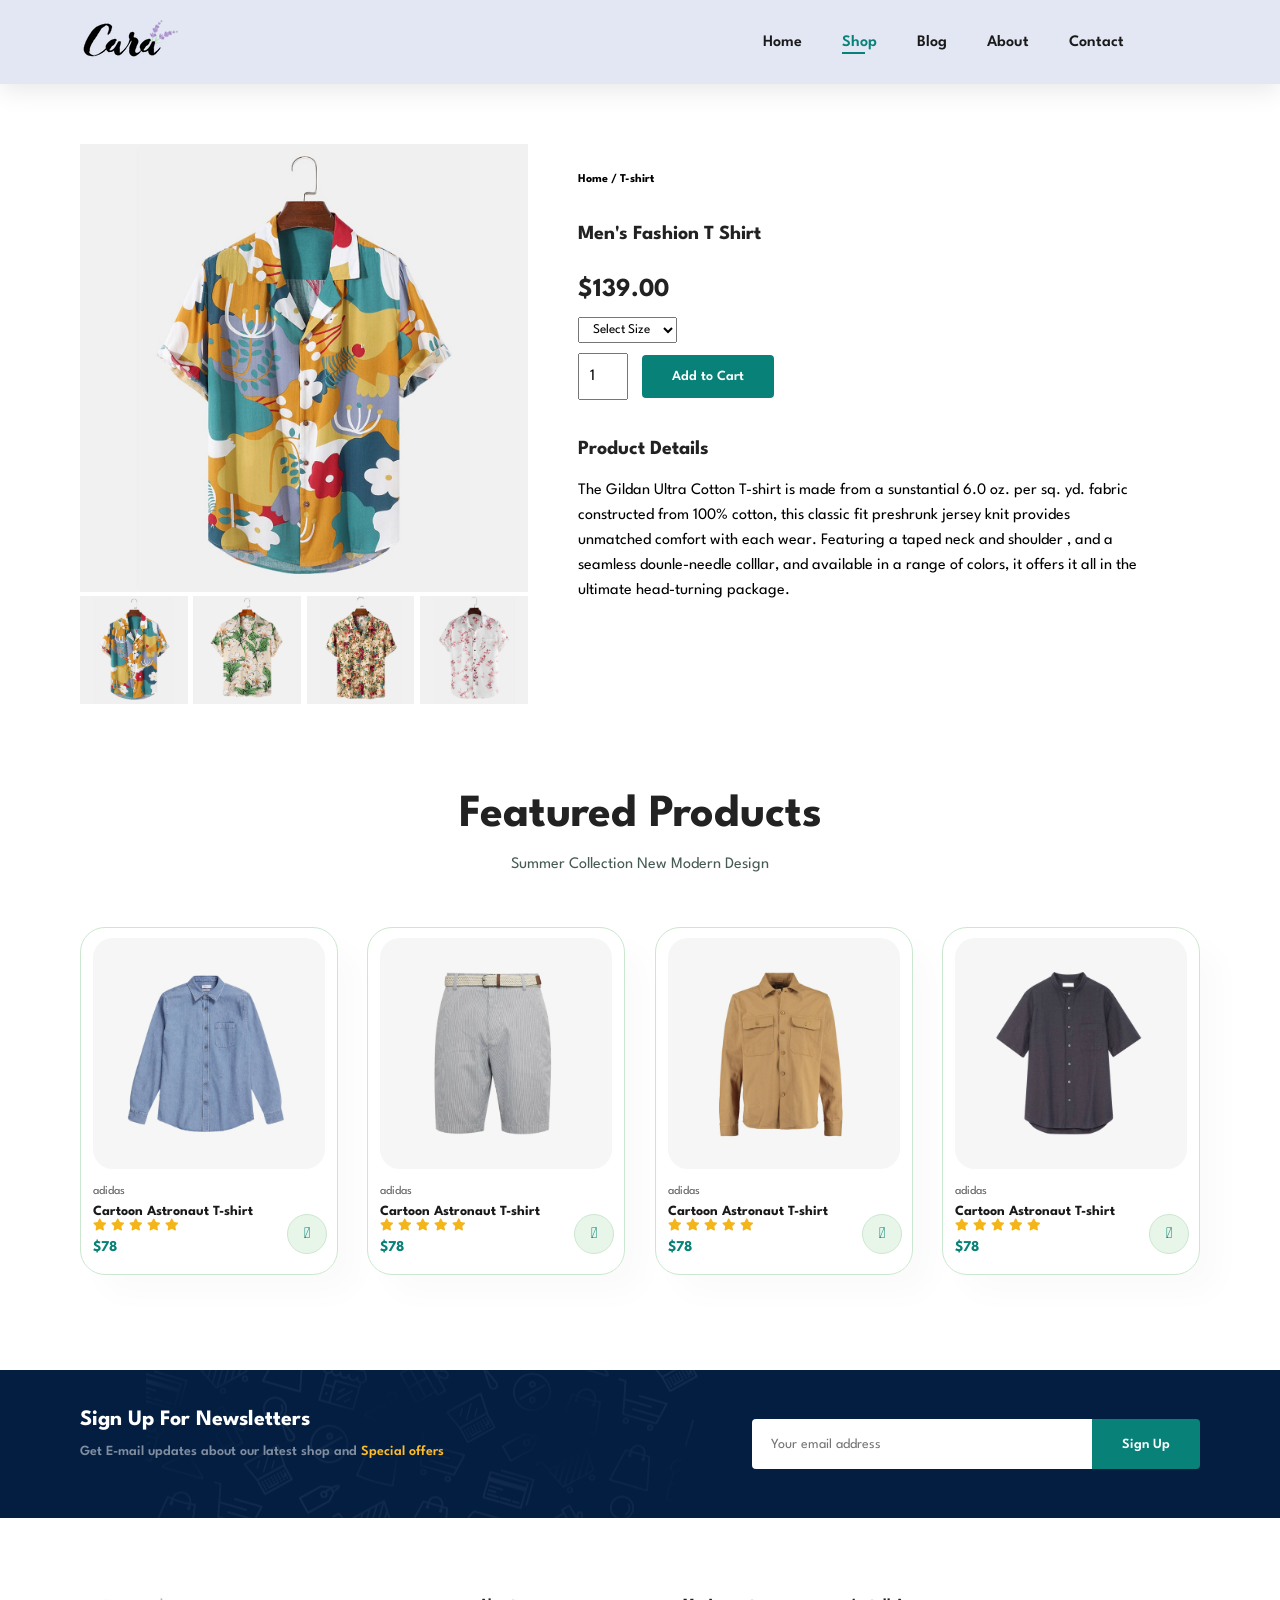
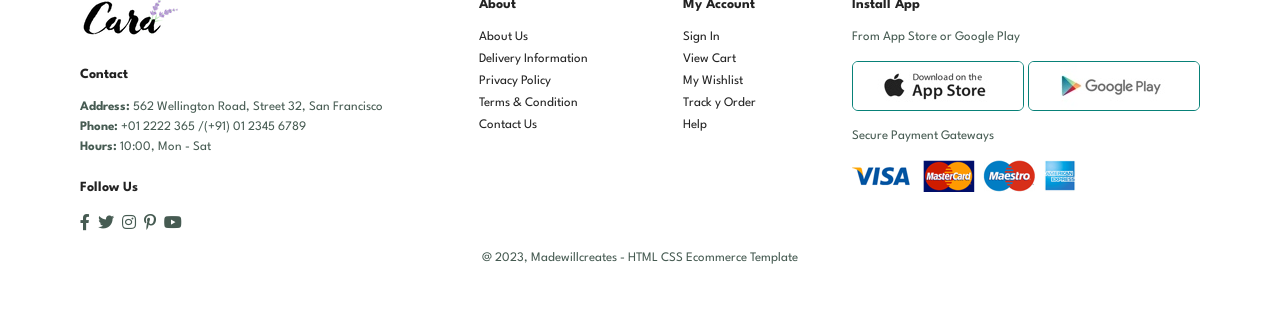
<file: sproduct.html>
<!DOCTYPE html>
<html lang="en">

    <head>
        <meta charset="UTF-8">
        <meta http-equiv="X-UA-Compatible" content="IE=edge">
        <meta name="viewport" content="width=device-width, initial-scale=1.0">
        <title>Tech2etc Ecommerce Tutorial</title>
        <link rel="stylesheet" href="https://pro.fontawesome.com/releases/v5.10.0/css/all.css" />

        <link rel="stylesheet" href="style.css">
    </head>

    <body>

        <section id="header">
            <a href="#"><img src="img/logo.png" class="logo" ></a>
    
            <div>
                <ul id="navbar">
                        <li><a href="index.html">Home</a></li>
                        <li><a class="active" href="shop.html">Shop</a></li>
                        <li><a href="blog.html">Blog</a></li>
                        <li><a href="about.html">About</a></li>
                        <li><a href="contact.html">Contact</a></li>
                        <li id="lg-bag"><a href="cart.html"><i class="far fa-shopping-bag"></i></a></li>
    
                        <a href="#" id="close"><i class="far fa-times"></i></a>
                </ul>
            </div>
            <div id="mobile">
                <a href="cart.html"><i class="far fa-shopping-bag"></i></a>
                <i id="bar" class="fas fa-outdent"></i>
            </div>
        </section>

        <section id="prodetails" class="section-p1">
            <div class="single-pro-image">
                <img src="img/products/f1.jpg" width="100%" id="MainImg" alt="">
                    <div class="small-img-group">
                        <div class="small-img-col">
                            <img src="img/products/f1.jpg" width="100%" class="small-img" alt="">
                        </div>
                        <div class="small-img-col">
                            <img src="img/products/f2.jpg" width="100%" class="small-img" alt="">
                        </div>
                        <div class="small-img-col">
                            <img src="img/products/f3.jpg" width="100%" class="small-img" alt="">
                        </div>
                        <div class="small-img-col">
                            <img src="img/products/f4.jpg" width="100%" class="small-img" alt="">
                        </div>
                    </div>
            </div>

            <div class="single-pro-details">
                <h6>Home / T-shirt</h6>
                <h4>Men's Fashion T Shirt</h4>
                <h2>$139.00</h2>
                <select>
                    <option>Select Size</option>
                    <option>XL</option>
                    <option>XXL</option>
                    <option>Small</option>
                    <option>Large</option>
                </select>
                <input type="number" value="1">
                <button class="normal">Add to Cart</button>
                <h4>Product Details</h4>
                <span>
                    The Gildan Ultra Cotton T-shirt is made from a sunstantial 6.0 oz. per sq. yd. fabric constructed from 100% cotton, this classic fit preshrunk
                    jersey knit provides unmatched comfort with each wear. Featuring a taped neck
                    and shoulder , and a seamless dounle-needle colllar, and available in a range of colors, it offers it all in the ultimate head-turning package.
                </span>
            </div>
        </section>

        <section id="product1" class="section-p1">
            <h2>Featured Products</h2>
            <p>Summer Collection New Modern Design</p>
    
            <div class="pro-container">

                <div class="pro">
                    <img src="img/products/n5.jpg" alt="">
    
                    <div class="des">
                        <span>adidas</span>
                        <h5>Cartoon Astronaut T-shirt</h5>
                        <div class="star">
                            <i class="fas fa-star"></i>
                            <i class="fas fa-star"></i>
                            <i class="fas fa-star"></i>
                            <i class="fas fa-star"></i>
                            <i class="fas fa-star"></i>
                        </div>
                        <h4>$78</h4>
                    </div>
                    <a href="#"><i class="fal fa-shopping-cart cart"></i></a>
                </div>
                <div class="pro">
                    <img src="img/products/n6.jpg" alt="">
    
                    <div class="des">
                        <span>adidas</span>
                        <h5>Cartoon Astronaut T-shirt</h5>
                        <div class="star">
                            <i class="fas fa-star"></i>
                            <i class="fas fa-star"></i>
                            <i class="fas fa-star"></i>
                            <i class="fas fa-star"></i>
                            <i class="fas fa-star"></i>
                        </div>
                        <h4>$78</h4>
                    </div>
                    <a href="#"><i class="fal fa-shopping-cart cart"></i></a>
                </div>
                <div class="pro">
                    <img src="img/products/n7.jpg" alt="">
    
                    <div class="des">
                        <span>adidas</span>
                        <h5>Cartoon Astronaut T-shirt</h5>
                        <div class="star">
                            <i class="fas fa-star"></i>
                            <i class="fas fa-star"></i>
                            <i class="fas fa-star"></i>
                            <i class="fas fa-star"></i>
                            <i class="fas fa-star"></i>
                        </div>
                        <h4>$78</h4>
                    </div>
                    <a href="#"><i class="fal fa-shopping-cart cart"></i></a>
                </div>
                <div class="pro">
                    <img src="img/products/n8.jpg" alt="">
    
                    <div class="des">
                        <span>adidas</span>
                        <h5>Cartoon Astronaut T-shirt</h5>
                        <div class="star">
                            <i class="fas fa-star"></i>
                            <i class="fas fa-star"></i>
                            <i class="fas fa-star"></i>
                            <i class="fas fa-star"></i>
                            <i class="fas fa-star"></i>
                        </div>
                        <h4>$78</h4>
                    </div>
                    <a href="#"><i class="fal fa-shopping-cart cart"></i></a>
                </div>
    
            </div>
    
        </section>
    
        <section id="newsletter" class="section-p1 section-m1">
            <div class="newstext">
                <h4>Sign Up For Newsletters</h4>
                <P>Get E-mail updates about our latest shop  and <span>Special offers</span></P>
            </div>
            <div class="form">
                <input type="text" placeholder="Your email address">
                <button class="normal">Sign Up</button>
            </div>
        </section>
    
        <footer class="section-p1">
            <div class="col">
                <img class="logo" src="img/logo.png" alt="">
                <h4>Contact</h4>
                <p><strong>Address:</strong> 562 Wellington Road, Street 32, San Francisco</p>
                <p><strong>Phone:</strong> +01 2222 365 /(+91) 01 2345 6789</p>
                <p><strong>Hours:</strong> 10:00, Mon - Sat</p>
                <div class="follow">
                    <h4>Follow Us</h4>
                    <div class="icon">
                        <i class="fab fa-facebook-f"></i>
                        <i class="fab fa-twitter"></i>
                        <i class="fab fa-instagram"></i>
                        <i class="fab fa-pinterest-p"></i>
                        <i class="fab fa-youtube"></i>
                    </div>
                </div>
            </div>
    
            <div class="col">
                <h4>About</h4>
                <a href="#">About Us</a>
                <a href="#">Delivery Information</a>
                <a href="#">Privacy Policy</a>
                <a href="#">Terms & Condition</a>
                <a href="#">Contact Us</a>
            </div>
    
            <div class="col">
                <h4>My Account</h4>
                <a href="#">Sign In</a>
                <a href="#">View Cart</a>
                <a href="#">My Wishlist</a>
                <a href="#">Track y Order</a>
                <a href="#">Help</a>
            </div>
    
            <div class="col install">
                <h4>Install App</h4>
                <p>From App Store or Google Play</p>
                <div class="row">
                    <img src="img/pay/app.jpg" alt="">
                    <img src="img/pay/play.jpg" alt="">
                </div>
                <p>Secure Payment Gateways</p>
                <img src="img/pay/pay.png" alt="">
            </div>
    
            <div class="copyright">
                <p> @ 2023, Madewillcreates - HTML CSS Ecommerce Template</p>
            </div>
        </footer>

        <script>
            // script for image change on click
            var MainImg = document.getElementById("MainImg");
            var smallimg = document.getElementsByClassName("small-img");

            smallimg[0].onclick = function(){
                MainImg.src = smallimg[0].src;
            }
            smallimg[1].onclick = function(){
                MainImg.src = smallimg[1].src;
            }
            smallimg[2].onclick = function(){
                MainImg.src = smallimg[2].src;
            }
            smallimg[3].onclick = function(){
                MainImg.src = smallimg[3].src;
            }

        </script>


        <script src="script.js"></script>
    </body>

</html>
</file>
<file: style.css>
@import url("https://fonts.googleapis.com/css2?family=Spartan:wght@100;200;300;400;500;600;700;800;900&display=swap");
* {
  margin: 0;
  padding: 0;
  box-sizing: border-box;
  font-family: "Spartan", sans-serif;
}

html {
  scroll-behavior: smooth;
}

/* Global Styles */

h1 {
  font-size: 50px;
  line-height: 64px;
  color: #222;
}

h2 {
  font-size: 46px;
  line-height: 54px;
  color: #222;
}

h4 {
  font-size: 20px;
  color: #222;
}

h6 {
  font-weight: 700;
  font-size: 12px;
}

p {
  font-size: 16px;
  color: #465b52;
  margin: 15px 0 20px 0;
}

.section-p1 {
  padding: 40px 80px;
}

.section-m1 {
  margin: 40px 0;
}

button.normal {
  font-size: 14px;
  font-weight: 600;
  padding: 15px 30px;
  color: #000;
  background-color: #ffff;
  border-radius: 4px;
  cursor: pointer;
  border: none;
  outline: none;
  transition: 0.2s;
}


button.white {
  font-size: 13px;
  font-weight: 600;
  padding: 11px 18px;
  color: #fff;
  background-color: transparent;
  border-radius: 4px;
  cursor: pointer;
  border: 1px solid #fff;
  outline: none;
  transition: 0.2s;
}

button.normal:hover {
  background-color: #088178;
  color: #ffffff;
}

body {
  width: 100%;
}

/* Header Start */

#header {
  display: flex;
  align-items: center;
  justify-content: space-between;
  padding: 20px 80px;
  background: #e3e6f3;
  box-shadow: 0 5px 25px rgba(0, 0, 0, 0.1);
  z-index: 999;
  position: sticky;
  top: 0;
  left: 0;
}

#navbar {
  display: flex;
  align-items: center;
  justify-content: center;
}

#navbar li {
  list-style: none;
  padding: 0 20px;
  position: relative;
}

#navbar li a {
  text-decoration: none;
  font-size: 16px;
  font-weight: 600;
  color: #1a1a1a;
  transition: 0.3s ease;
}

#navbar li a:hover,
#navbar li a.active {
  color: #088178;
}

#navbar li a.active::after,
#navbar li a:hover::after {
  content: "";
  width: 30%;
  height: 2px;
  background: #088178;
  position: absolute;
  bottom: -4px;
  left: 20px;
}

/* SUPPOSED TO NOT SHOW HERE */
#mobile {
  display: none;
}

  #close {
    display: none;
  }

/* Home page */
#hero {
  background-image: url("img/hero4.png");
  height: 90vh;
  width: 100%;
  background-position: top 25% right 0;
  background-size: cover;
  padding: 0 80px;
  display: flex;
  flex-direction: column;
  align-items: flex-start;
  justify-content: center;
}

#hero h4 {
  padding-bottom: 15px;
}

#hero h1 {
  color: #088178;
}

#hero button {
  background-image: url("img/button.png");
  background-color: transparent;
  color: #088178;
  border: 0;
  padding: 14px 80px 14px 65px;
  background-repeat: no-repeat;
  cursor: pointer;
  font-weight: 700;
  font-size: 15px;
}

#feature {
  display: flex;
  align-items: center;
  justify-content: space-between;
  flex-wrap: wrap;
}

#feature .fe-box {
  width: 180px;
  text-align: center;
  padding: 25px 15px;
  box-shadow: 20px 20px 34px rgba(0, 0, 0, 0.03);
  border: 1px solid #cce7d0;
  border-radius: 4px;
  margin: 15px 0;
}

#feature .fe-box:hover {
  box-shadow: 10px 10px 54px rgba(70, 62, 221, 0.1);
}

#feature .fe-box img {
  width: 100%;
  margin-bottom: 10px;
}

#feature .fe-box h6 {
  display: inline-block;
  padding: 9px 8px 6px 8px;
  line-height: 1;
  border-radius: 4px;
  color: #088178;
  background-color: #fddde4;
}

#feature .fe-box:nth-child(2) h6 {
  background-color: #cdebbc;
}
#feature .fe-box:nth-child(3) h6 {
  background-color: #d1e8f2;
}
#feature .fe-box:nth-child(4) h6 {
  background-color: #cdd4f8;
}
#feature .fe-box:nth-child(5) h6 {
  background-color: #f6dbf6;
}
#feature .fe-box:nth-child(6) h6 {
  background-color: #fff2e5;
}

#product1 {
  text-align: center;
}

#product1 .pro-container {
  display: flex;
  justify-content: space-between;
  padding-top: 20px;
  flex-wrap: wrap;
}


#product1 .pro {
  width: 23%;
  min-width: 250px;
  padding: 10px 12px;
  border: 1px solid #cce7d0;
  border-radius: 25px;
  cursor: pointer;
  box-shadow: 20px 20px 30px rgba(0, 0, 0, 0.02);
  margin: 15px 0;
  transition: 0.2s ease;
  position: relative;
}

#product1 .pro:hover {
  box-shadow: 20px 20px 30px rgba(0, 0, 0, 0.06
  );
}

#product1 .pro img {
  width: 100%;
  border-radius: 20px;
}

#product1 .pro .des {
  text-align: start;
  padding: 10px 0;
}

#product1 .pro .des span {
  color: #606063;
  font-size: 12px;
}

#product1 .pro .des h5 {
  padding-top: 7px;
  color: #1a1a1a;
  font-size: 14px;
}

#product1 .pro .des i {
  font-size: 12px;
  color: rgb(243, 181, 25);
}

#product1 .pro .des h4 {
  padding-top: 7px;
  font-size: 15px;
font-weight: 700;
color: #088178;
} 

#product1 .pro .cart {
  width: 40px;
  height: 40px;
  line-height: 40px;
  border-radius: 50px;
  background-color: #e8f6ea;
  font-weight: 500;
  color: #088178;
  border: 1px solid #cce7d0;
  position: absolute;
  bottom: 20px;
  right: 10px;
}

#banner {
  display: flex;
  flex-direction: column;
  justify-content: center;
  align-items: center;
  text-align: center;
  background-image: url("img/banner/b2.jpg");
  width: 100%;
  height: 40vh;
  background-position: center;
  background-size: cover;
}

#banner h4 {
  color: #ffff;
  font-size: 16px;
}

#banner h2 {
  color: #ffff;
  font-size: 30px;
  padding: 10px 0;
}

#banner h2 span {
  color: #ef3636;
}

#sm-banner {
  display: flex;
  justify-content: space-between;
  flex-wrap: wrap;
}

#sm-banner .banner-box {
  display: flex;
  flex-direction: column;
  justify-content: center;
  align-items: flex-start;
  background-image: url("img/banner/b17.jpg");
  min-width: 580px;
  height: 50vh;
  background-position: center;
  background-size: cover;
  padding: 30px;
}

#sm-banner .banner-box2 {
  background-image: url("img/banner/b10.jpg");
}


#sm-banner h4 {
  color: #ffffff;
  font-size: 20px;
  font-weight: 300;
}


#sm-banner h2 {
  color: #ffffff;
  font-size: 28px;
  font-weight: 800;
}

#sm-banner span {
  color: #ffffff;
  font-size: 14px;
  font-weight: 500;
  padding-bottom: 15px;
}

#sm-banner .banner-box:hover button {
  background: #088178;
  border: 1px solid #088178;
}

#banner3 {
  display: flex;
  justify-content: space-between;
  padding: 0 80px;
  flex: wrap;
}
#banner3 .banner-box {
  display: flex;
  flex-direction: column;
  justify-content: center;
  align-items: flex-start;
  background-image: url("img/banner/b7.jpg");
  min-width: 30%;
  height: 30vh;
  background-position: center;
  background-size: cover;
  padding: 20px;
  margin-bottom: 20px;
}

#banner3 .banner-box2 {
  background-image: url("img/banner/b4.jpg");
}

#banner3 .banner-box3 {
  background-image: url("img/banner/b18.jpg");
}

#banner3 h2 {
  color: #ffff;
  font-weight: 900;
  font-size: 22px;
}

#banner3 h3 {
  color: #ec544e;
  font-weight: 800;
  font-size: 15px;
}

#newsletter {
  display: flex;
  justify-content: space-between;
  flex-wrap: wrap;
  align-items: center;
  background-image: url("img/banner/b14.png");
  background-repeat: no-repeat;
  background-position: 20% 30%;
  background-color: #041e42;
}


#newsletter h4 {
  font-size: 22px;
  font-weight: 700;
  color: #fff;
}

#newsletter p {
  font-size: 14px;
  font-weight: 600;
  color: #818ea0;
}

#newsletter p span {
  color: #ffbd27;
}

#newsletter .form {
  display: flex;
  width: 40%;
}

#newsletter input {
  height: 3.125rem;
  padding: 0 1.25em;
  font-size: 14px;
  width: 100%;
  border: 1px solid transparent;
  border-radius: 4px;
  outline: none;
  border-top-right-radius: 0;
  border-bottom-right-radius: 0;
}

#newsletter button {
  background-color: #088178;
  color: #fff;
  white-space: nowrap;
  border-top-left-radius: 0;
  border-bottom-left-radius: 0;
}

footer {
  display: flex;
  flex-wrap: wrap;
  justify-content: space-between;
}

footer .col {
  display: flex;
  flex-direction: column;
  align-items: flex-start;
  margin-bottom: 20px;
}

footer .logo {
  margin-bottom: 30px;
}

footer h4 {
  font-size: 14px;
  padding-bottom: 20px;
}

footer p {
  font-size: 13px;
  margin: 0 0 8px 0;
}

footer a {
  font-size: 13px;
  text-decoration: none;
  color: #222;
  margin-bottom: 10px;
}

footer .follow {
  margin-top: 20px;
}

footer .follow i {
  color: #465b52;
  cursor: pointer;
  padding-right: 4px;
}

footer .install .row img {
  border: 1px solid #088178;
  border-radius: 6px;
}

footer .install img {
  margin: 10px 0 15px 0;
}


footer .follow i:hover,
footer a:hover {
  color: #088178;
}

footer .copyright {
  width: 100%;
  text-align: center;
}

/* Shop */

#page-header {
  background-image: url("img/banner/b1.jpg");
  width: 100%;
  height: 40vh;
  background-size: cover;
  display: flex;
  justify-content: center;
  align-items: center;
  text-align: center;
  flex-direction: column;
  padding: 14px;
}

#page-header h2,
#page-header p {
  color: #fff;
}

#pagination {
  text-align: center;
}

#pagination a {
  text-decoration: none;
  background-color: #088178;
  padding: 15px 20px;
  border-radius: 4px;
  color: #ffff;
  font-weight: 600;
}

#pagination a i {
  font-size: 16px;
  font-weight: 600;
}

/* Single Product Page */

#prodetails  {
  display: flex;
  margin-top: 20px;
}
#prodetails .single-pro-image {
  width: 40%;
  margin-right: 50px;
}

.small-img-group {
  display: flex;
  justify-content: space-between;
}

.small-img-col {
  flex-basis: 24%;
  cursor: pointer;
}

#prodetails .single-pro-details {
  width: 50%;
  padding-top: 30px;
}

#prodetails .single-pro-details h4 {
  padding: 40px 0 20px 0;
}

#prodetails .single-pro-details h2 {
  font-size: 26px;
}


#prodetails .single-pro-details select {
  display: block;
  padding: 5px 10px;
  margin-bottom: 10px;
}

#prodetails .single-pro-details input {
  width: 50px;
  height: 47px;
  padding-left: 10px;
  font-size: 16px;
  margin-right: 10px;
}

#prodetails .single-pro-details input:focus {
  outline: none;
}

#prodetails .single-pro-details button {
  background-color: #088178;
  color: #fff;
}

#prodetails .single-pro-details span {
  line-height: 25px;
}
/* blog page */

#page-header.blog-header {
  background-image: url("img/banner/b19.jpg");
}

#blog {
  padding: 150px 150px 0 150px;
}

#blog .blog-box {
  display: flex;
  align-items: center;
  width: 100%;
  position: relative;
  padding-bottom: 90px;
}

#blog .blog-img {
  width: 50%;
  margin-right: 40px;
}

#blog img {
  width: 100%;
  height: 300px;
  object-fit: cover;
}

#blog .blog-details {
  width: 50%;
}

#blog .blog-details a {
  text-decoration: none;
  font-size: 11px;
  color: #000;
  font-weight: 700;
  position: relative;
  transition: 0.3s ease;
}

#blog .blog-details a::after {
  content: "";
  width: 50px;
  height: 1px;
  background-color: #000;
  position: absolute;
  top: 4px;
  right: -60px;
}

#blog .blog-details a:hover {
  color: #088178;
}
#blog .blog-details a:hover::after{
  background-color: #088178; 
}

#blog .blog-box h1 {
  position: absolute;
  top: -40px;
  left: 0;
  font-size: 70px;
  font-weight: 700;
  color: #c9cbce;
  z-index: -9;
}
/* About */
#page-header.about-header {
  background-image: url("img/about/banner.png");
}

#about-head {
  display: flex;
  align-items: center;
}

#about-head img {
  width: 50%;
  height: auto;
}

#about-head div {
  padding-left: 40px;
}

#about-app {
  text-align: center;
}

#about-app .video {
  width: 70%;
  height: 100%;
  margin: 30px auto 0px;
}

#about-app .video video {
  width: 100%;
  height: 100%;
  border-radius: 20px;
}

/* Contact Page */
#contact-details {
  display: flex;
  justify-content: space-between;
  align-items: center;
}

#contact-details .details {
  width: 40%;
}


#contact-details .details span,
#form-details form span {
  font-size: 12px;
}

#contact-details .details h2,
#form-details form h2 {
  font-size: 26px;
  line-height: 35px;
  padding: 20px 0;    
}

#contact-details .details h3 {
  font-size: 16px;
  padding-bottom: 15px;
}

#contact-details .details li {
  list-style: none;
  display: flex;
  padding: 10px 0px;
}

#contact-details .details li i {
  font-size: 14px;
  padding-right: 22px;
}


#contact-details .details li p {
  margin: 0;
  font-size: 14px;
}

#contact-details .map  {
  width: 55%;
  height: 400px;
}

#contact-details .map iframe {
  width: 100%;
  height: 100%;
}

#form-details {
  display: flex;
  justify-content: space-between;
  margin: 30px;
  padding: 80px;
  border: 1px solid #e1e1e1;
}

#form-details form {
  width: 65%;
  display: flex;
  flex-direction: column;
  align-items: flex-start;
}

#form-details form input,
#form-details form textarea {
width: 100%;
padding: 12px 15px;
outline: none;
margin-bottom: 20px;
border: 1px solid #e1e1e1;
}

#form-details form button {
  background-color: #088178;
  color: #fff;
}

#form-details .people div {
  padding-bottom: 25px;
  display: flex;
  align-items: flex-start;
}

#form-details .people div img {
  width: 65px;
  height: 65px;
  object-fit: cover;
  margin-right: 15px;
}

#form-details .people div p {
  margin: 0;
  font-size: 13px;
  line-height: 25px;
}

#form-details .people div p span {
  display: block;
  font-size: 16px;
  font-weight: 600;
  color: #000;
}

/* Cart Page */

#cart {
  overflow-x: auto;
}

#cart table {
  width: 100%;
  border-collapse: collapse;
  table-layout: fixed;
  white-space: nowrap;
}

#cart table img {
  width: 70px;
}


#cart table td:nth-child(1) {
    width: 100px;
    text-align: center;
}

#cart table td:nth-child(2){
  width: 150px;
  text-align: center;
}

#cart table td:nth-child(3){
  width: 250px;
  text-align: center;
}

#cart table td:nth-child(4),
#cart table td:nth-child(5),
#cart table td:nth-child(6){
  width: 150px;
  text-align: center;
}

#cart table thead {
  border: 1px solid #e2e9e1;
  border-left: none;
  border-right: none;
}

#cart table thead td {
  font-weight: 700;
  text-transform: uppercase;
  font-size: 13px;
  padding: 18px 0;
}

#cart table tbody tr td {
  padding-top: 15px;
}

#cart table tbody td {
  font-size: 13px;
}

#cart table td:nth-child(5) input {
  width: 70px;
  padding: 10px 5px 10px 15px;
}

#cart-add {
  display: flex;
  flex-wrap: wrap;
  justify-content: space-between;
}

#coupon {
      width: 50%;
      margin-bottom: 30px;
}

#coupon h3, 
#subtotal h3 {
  padding-bottom: 15px;
}

#coupon input {
  padding: 10px 20px;
  outline: none;
  width: 60%;
  margin-right: 10px;
  border: 1px solid #e2e9e1;
}

#coupon button, 
#subtotal button{
  background-color: #088178;
  color: #fff;
  padding: 12px 20px;
}

#subtotal {
  width: 50%;
  margin-bottom: 30px;
  border: 1px solid #e2e9e1;
  padding: 30px;
}

#subtotal  table {
  border-collapse: collapse;
  width: 100%;
  margin-bottom: 20px;
}

#subtotal  table td {
  width: 50%;
  border: 1px solid #e2e9e1;
  padding: 10px;
  font-size: 13px;
}




@media (max-width:799px) {
  .section-p1 {
    padding: 40px 40px;
  }

  #navbar {
    display: flex;
    flex-direction: column;
    align-items: flex-start;
    justify-content: flex-start;
    position: fixed;
    top: 0;
    right: -300px;
    height: 100vh;
    width: 300px;
    background-color: #e3e6f3;
    box-shadow: 0 40px 60px rgba(0, 0, 0, 0.1);
    padding: 80px 0 0 10px;
    transition: 0.3s;
  }

  #navbar.active {
    right: 0px;
  }

  #navbar li {
    margin-bottom: 25px;
  }

  #mobile {
    display: flex;
    align-items: center;
  }

  #mobile i {
    color: #1a1a1a;
    font-size: 24px;
    padding-left: 20px;
  }

  #close {
    display: initial;
    position: absolute;
    top: 30px;
    left: 30px;
    color: #222;
    font-size: 24px;
  }

  #lg-bag {
    display: none;
  }
  
  #hero {
    height: 70vh;
    background-position: top 30% right 30%;
    padding: 0 80px;
    }

    #feature {
      justify-content: center;
    }

    #feature .fe-box{
      margin: 15px 15px;
    }

  #product1 .pro-container {
    justify-content: center;
  }

  #product1 .pro {
    margin: 15px;
}

#banner {
  height: 20vh;
}

#sm-banner .banner-box {
  min-width: 100%;
  height: 30vh;
}

#banner3 {
  padding: 0 40px;
}

#banner3  .banner-box {
  width: 28%;
}

#newsletter {
  display: flex;
  flex-direction: column;
  align-items: flex-start;
}

#newsletter .form {
  width: 70%;
} 

/* Contact page */

#form-details {
  padding: 40px;
}

#form-details form {
  width: 50%;
}
}

@media (max-width: 477px) {
  .section-p1 {
    padding: 20px;
  }

  #header {
    padding: 10px 30px;
}

h1 {
  font-size: 38px;
}

h2 {
  font-size: 32px;
}

#hero {
  background-position: 55%;
  padding: 0px 20px;
}

#feature {
  justify-content: space-between;
}

#feature .fe-box {
  width: 155px;
  margin:0 0 15px 0;
}

#product1 .pro {
  width: 100%;
}

#banner {
  height: 40vh;
}

#sm-banner .banner-box {
  height: 40vh;
}


#sm-banner .banner-box2 {
  margin-top: 20px;
}

#banner3 {
  padding: 0 20px;
  flex-wrap: wrap;
}

#banner3 .banner-box {
  width: 100%;
}


#newsletter {
  padding: 40px 20px;
}

footer .copyright {
  text-align: start;
}

#newsletter .form {
  width: 100%;
}

/* Single Product */
#prodetails {
  display: flex;
  flex-direction: column;
}

#prodetails .single-pro-image {
  width: 100%;
  margin-right: 0px;
}

#prodetails .single-pro-details {
  width: 100%;
}

/* blog */

#blog {
  padding: 100px 20px 0 20px;
}

#blog .blog-box {
  display: flex;
  flex-direction: column;
  align-items: flex-start;
  width: 100%;
  position: relative;
  padding-bottom: 90px;
}

#blog .blog-img {
  width: 100%;
  margin: 0px 0px 30px 0px;
}

#blog .blog-details {
  width: 100%;
}

/* About */
#about-head {
  flex-direction: column;
}

#about-head img {
  width: 100%;
  margin-bottom: 20px;
}

#about-head div {
  padding-left: 0px;
}

#about-app .video {
  width: 100%;
}

#contact-details {
  flex-direction: column;
}

#contact-details .details {
  width: 100%;
  margin-bottom: 30px;
}


#contact-details .map {
  width: 100%;
}

#form-details {
  margin: 10px;
  padding: 30px 10px;
  flex-wrap: wrap;
}

#form-details form {
  width: 100%;
  margin-bottom: 30px;
}

/* Cart page */

#cart-add {
  flex-direction: column;
}

#coupon {
  width: 100%;
}

#subtotal {
  width: 100%;
  padding: 20px;
}
}
</file>
